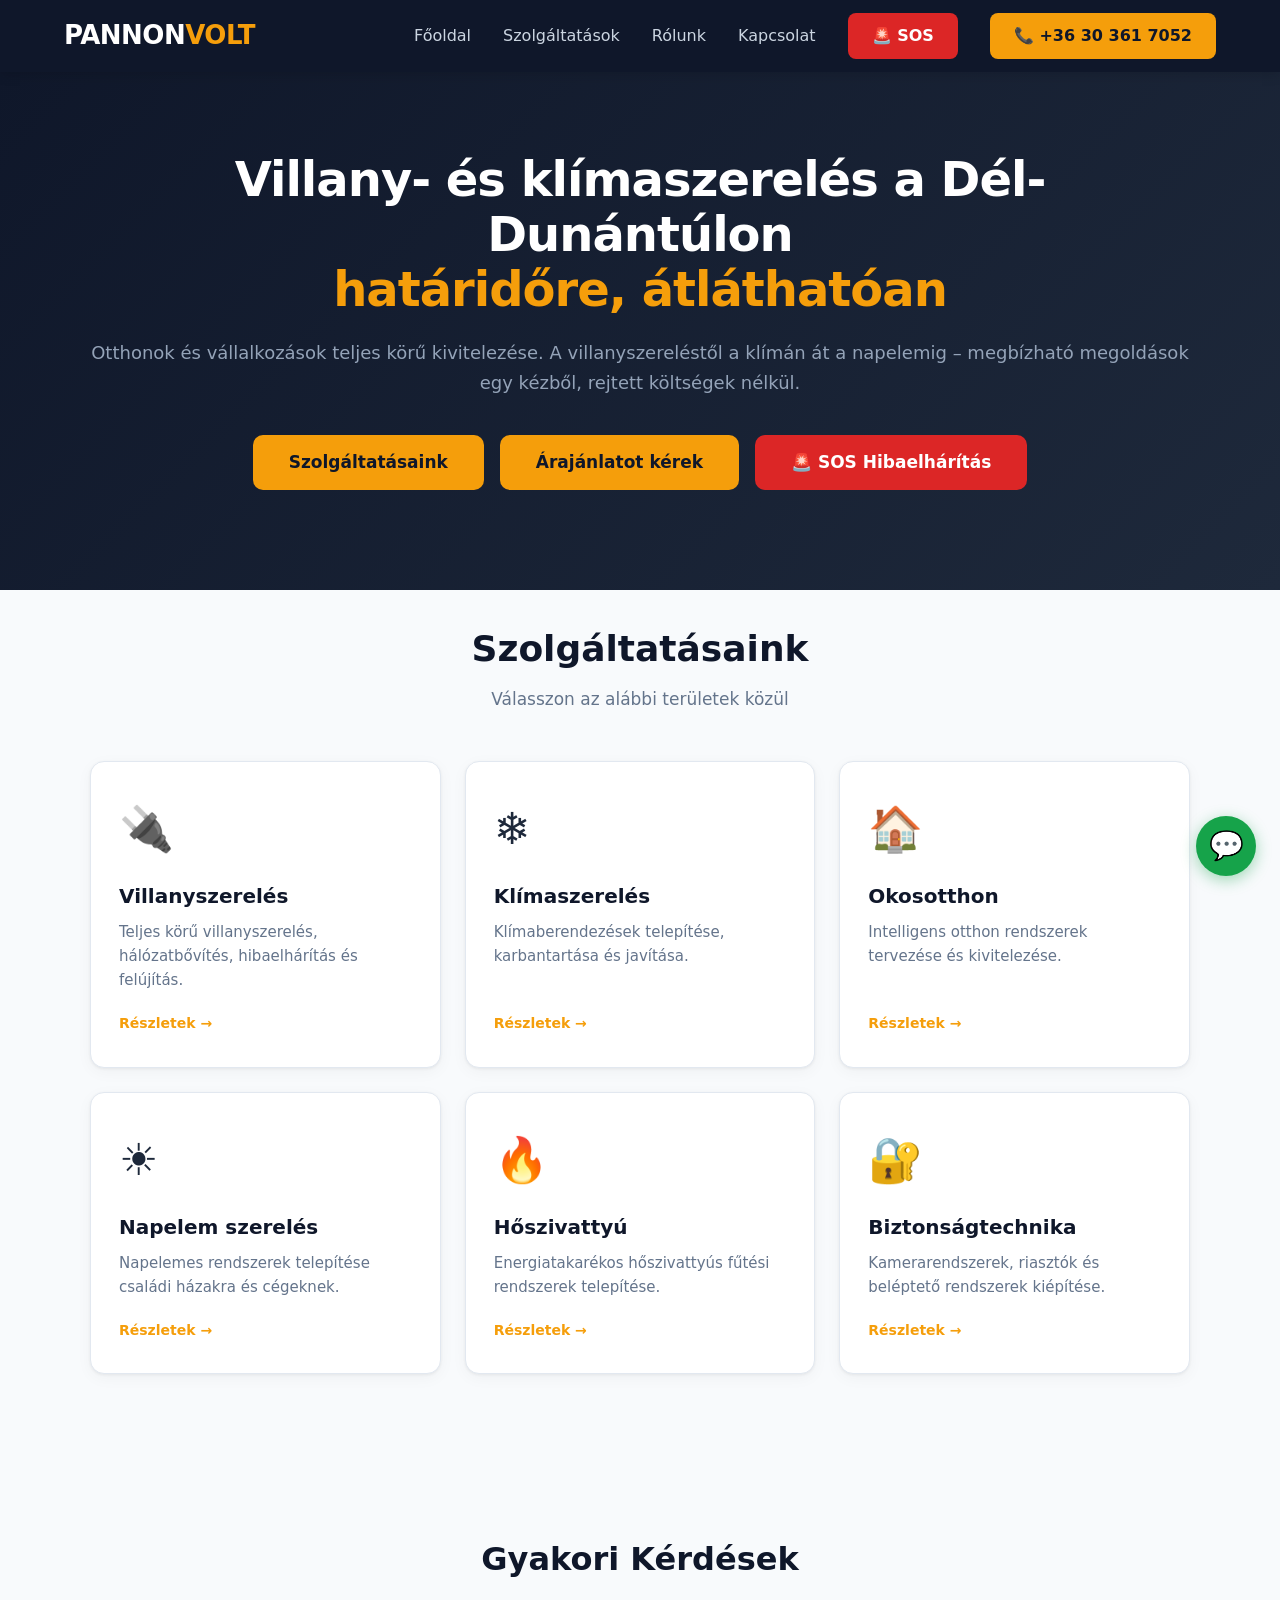
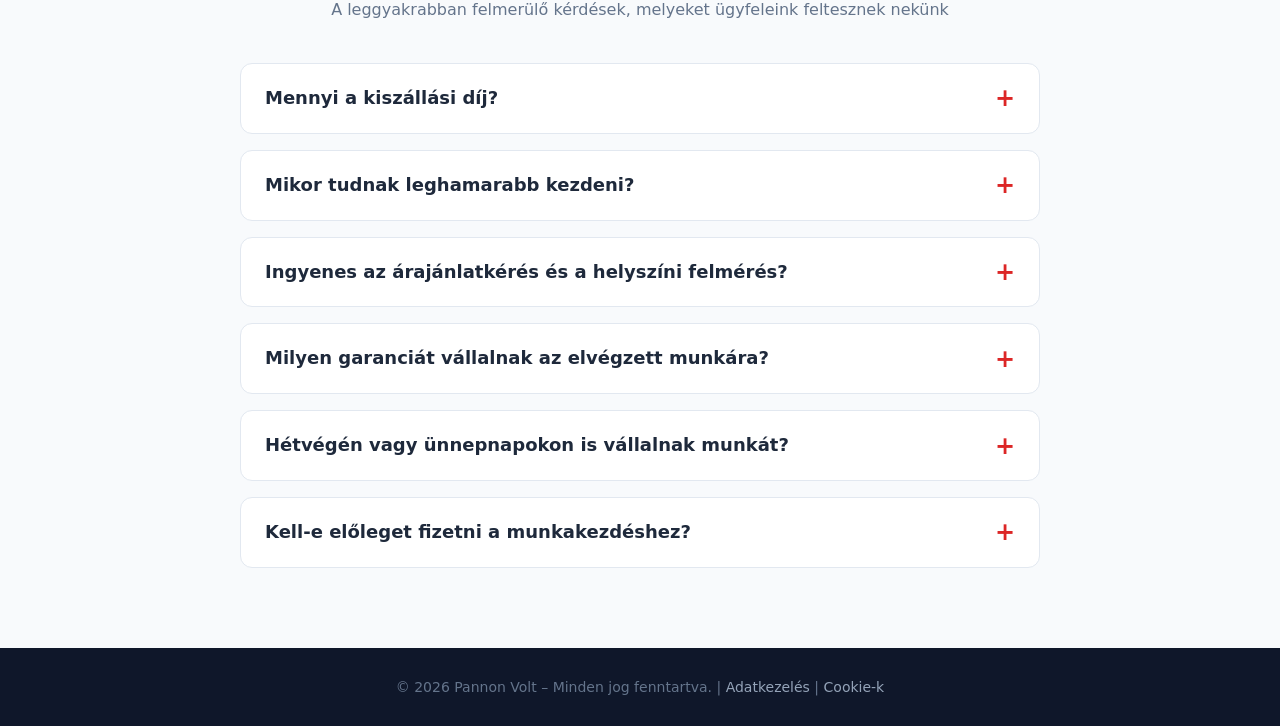
<file: index.html>
<!DOCTYPE html>
<html lang="hu">
<head>
    <meta charset="UTF-8">
    <meta name="viewport" content="width=device-width, initial-scale=1.0">
    <title>Pannon Volt | Villanyszerelés, klíma, napelem</title>
    <meta name="description" content="A Pannon Volt villanyszerelést, klímaszerelést, napelemet, hőszivattyút, okosotthont és biztonságtechnikát kínál egy helyen. Kérjen ingyenes árajánlatot!">
    <!-- Open Graph -->
    <meta property="og:title" content="Pannon Volt">
    <meta property="og:description" content="A Pannon Volt villanyszerelést, klímaszerelést, napelemet, hőszivattyút, okosotthont és biztonságtechnikát kínál egy helyen. Kérjen ingyenes árajánlatot!">
    <meta property="og:image" content="https://pannonvolt.hu/N%C3%A9vtelen%20terv.png">
    <meta property="og:url" content="https://pannonvolt.hu/">
    <meta property="og:type" content="website">
    <meta property="og:locale" content="hu_HU">
    <meta name="twitter:card" content="summary_large_image">
    <meta name="twitter:title" content="Pannon Volt">
    <meta name="twitter:description" content="A Pannon Volt villanyszerelést, klímaszerelést, napelemet, hőszivattyút, okosotthont és biztonságtechnikát kínál egy helyen. Kérjen ingyenes árajánlatot!">
    <meta name="twitter:image" content="https://pannonvolt.hu/N%C3%A9vtelen%20terv.png">
    <!-- Favicon -->
    <link rel="icon" type="image/x-icon" href="favicon_io/favicon.ico">
    <link rel="icon" type="image/png" sizes="32x32" href="favicon_io/favicon-32x32.png">
    <link rel="icon" type="image/png" sizes="16x16" href="favicon_io/favicon-16x16.png">
    <link rel="apple-touch-icon" href="favicon_io/apple-touch-icon.png">
    <link rel="manifest" href="favicon_io/site.webmanifest">
    <link rel="stylesheet" href="css/style.css">
</head>
<body>

    <!-- ===== HEADER ===== -->
    <header class="header">
        <div class="header__inner">
            <a href="#home" class="header__logo">
                <span class="header__logo-text">PANNON<span class="header__logo-accent">VOLT</span></span>
            </a>
            <!-- Mobile Menu Toggle -->
            <input type="checkbox" id="menu-toggle" class="header__menu-toggle">
            <label for="menu-toggle" class="header__menu-icon">
                <span></span>
                <span></span>
                <span></span>
            </label>
            <nav class="header__nav">
                <a href="#home" class="header__nav-link">Főoldal</a>
                <a href="#services" class="header__nav-link">Szolgáltatások</a>
                <a href="rolunk.html" class="header__nav-link">Rólunk</a>
                <a href="kapcsolat.html" class="header__nav-link">Kapcsolat</a>
                <a href="hibaelharitas.html" class="header__nav-btn header__nav-btn--sos">🚨 SOS</a>
                <a href="tel:+36303617052" class="header__nav-btn">📞 +36 30 361 7052</a>
            </nav>
        </div>
    </header>

    <!-- ===== HERO / HOME SECTION ===== -->
    <section id="home" class="hero">
        <div class="hero__inner">
            <div class="hero__content">
                <h1 class="hero__title">Villany- és klímaszerelés a Dél-Dunántúlon<br><span style="color: #f59e0b;">határidőre, átláthatóan</span></h1>
                <p class="hero__subtitle">
                    Otthonok és vállalkozások teljes körű kivitelezése. A villanyszereléstől a klímán át a napelemig – megbízható megoldások egy kézből, rejtett költségek nélkül.
                </p>
                <div class="hero__cta-row">
                    <a href="#services" class="hero__cta">Szolgáltatásaink</a>
                    <a href="ajanlatkeres.html" class="hero__cta">Árajánlatot kérek</a>
                    <a href="hibaelharitas.html" class="hero__cta hero__cta--sos">🚨 SOS Hibaelhárítás</a>
                </div>
            </div>
            
        </div>
    </section>

    <!-- ===== SERVICES SECTION ===== -->
    <section id="services" class="services">
        <div class="services__inner">
            <h2 class="services__heading">Szolgáltatásaink</h2>
            <p class="services__subheading">Válasszon az alábbi területek közül</p>

            <div class="services__grid">
                <!-- 1. Villanyszerelés -->
                <a href="villanyszereles.html" class="service-card">
                    <span class="service-card__icon">🔌</span>
                    <h3 class="service-card__title">Villanyszerelés</h3>
                    <p class="service-card__desc">
                        Teljes körű villanyszerelés, hálózatbővítés, hibaelhárítás és felújítás.
                    </p>
                    <span class="service-card__arrow">Részletek →</span>
                </a>

                <!-- 2. Klímaszerelés -->
                <a href="klímaszereles.html" class="service-card">
                    <span class="service-card__icon">❄️</span>
                    <h3 class="service-card__title">Klímaszerelés</h3>
                    <p class="service-card__desc">
                        Klímaberendezések telepítése, karbantartása és javítása.
                    </p>
                    <span class="service-card__arrow">Részletek →</span>
                </a>

                <!-- 3. Okosotthon -->
                <a href="okosotthon.html" class="service-card">
                    <span class="service-card__icon">🏠</span>
                    <h3 class="service-card__title">Okosotthon</h3>
                    <p class="service-card__desc">
                        Intelligens otthon rendszerek tervezése és kivitelezése.
                    </p>
                    <span class="service-card__arrow">Részletek →</span>
                </a>

                <!-- 4. Napelem szerelés -->
                <a href="napelem-szereles.html" class="service-card">
                    <span class="service-card__icon">☀️</span>
                    <h3 class="service-card__title">Napelem szerelés</h3>
                    <p class="service-card__desc">
                        Napelemes rendszerek telepítése családi házakra és cégeknek.
                    </p>
                    <span class="service-card__arrow">Részletek →</span>
                </a>

                <!-- 5. Hőszivattyú -->
                <a href="hoszivattyu.html" class="service-card">
                    <span class="service-card__icon">🔥</span>
                    <h3 class="service-card__title">Hőszivattyú</h3>
                    <p class="service-card__desc">
                        Energiatakarékos hőszivattyús fűtési rendszerek telepítése.
                    </p>
                    <span class="service-card__arrow">Részletek →</span>
                </a>

                <!-- 6. Biztonságtechnika -->
                <a href="biztonsagtechnika.html" class="service-card">
                    <span class="service-card__icon">🔐</span>
                    <h3 class="service-card__title">Biztonságtechnika</h3>
                    <p class="service-card__desc">
                        Kamerarendszerek, riasztók és beléptető rendszerek kiépítése.
                    </p>
                    <span class="service-card__arrow">Részletek →</span>
                </a>
            </div>
        </div>
    </section>

    <!-- ===== FAQ SECTION ===== -->
    <section class="faq">
        <div class="faq__inner">
            <h2 class="faq__heading">Gyakori Kérdések</h2>
            <p class="faq__subheading">A leggyakrabban felmerülő kérdések, melyeket ügyfeleink feltesznek nekünk</p>

            <div class="faq__list">
                <details class="faq__item">
                    <summary class="faq__question">Mennyi a kiszállási díj?</summary>
                    <div class="faq__answer">
                        <p>Az SOS kiszállás és hibafelmérés alapdíja 15.000 Ft. A pontos összeg a távolság függvényében változhat. Kérjük, használja az <a href="hibaelharitas.html" style="color: #dc2626; font-weight: 600; text-decoration: underline;">SOS Hibaelhárítás</a> menüpont alatt található térképes kalkulátorunkat, ahol a címe megadásával másodpercek alatt, pontosan kiszámolhatja a kiszállás díját!</p>
                    </div>
                </details>

                <details class="faq__item">
                    <summary class="faq__question">Mikor tudnak leghamarabb kezdeni?</summary>
                    <div class="faq__answer">
                        <p>A munkakezdés pontos időpontját egy rövid telefonos egyeztetés vagy helyszíni felmérés után tudjuk meghatározni, az aktuális leterheltségünktől függően. Célunk, hogy a lehető leghamarabb segítsünk!</p>
                    </div>
                </details>

                <details class="faq__item">
                    <summary class="faq__question">Ingyenes az árajánlatkérés és a helyszíni felmérés?</summary>
                    <div class="faq__answer">
                        <p>Igen, az árajánlatkérés és a helyszíni felmérés minden esetben teljesen díjmentes és kötelezettségmentes.</p>
                    </div>
                </details>

                <details class="faq__item">
                    <summary class="faq__question">Milyen garanciát vállalnak az elvégzett munkára?</summary>
                    <div class="faq__answer">
                        <p>Szakembereink kizárólag minőségi anyagokkal dolgoznak, így az általunk elvégzett munkára teljes körű garanciát vállalunk, hogy Ön maximális biztonságban érezhesse magát.</p>
                    </div>
                </details>

                <details class="faq__item">
                    <summary class="faq__question">Hétvégén vagy ünnepnapokon is vállalnak munkát?</summary>
                    <div class="faq__answer">
                        <p>Igen, előzetes egyeztetés alapján vagy sürgős (SOS) hibaelhárítás esetén hétvégén és ünnepnapokon is állunk ügyfeleink rendelkezésére.</p>
                    </div>
                </details>

                <details class="faq__item">
                    <summary class="faq__question">Kell-e előleget fizetni a munkakezdéshez?</summary>
                    <div class="faq__answer">
                        <p>Nem, nálunk a munkakezdéshez alapvetően nem szükséges előleget fizetni. Ön csak a megfelelően elvégzett munka után fizet.</p>
                    </div>
                </details>
            </div>
        </div>
    </section>


    <!-- ===== FOOTER ===== -->
    <footer class="footer">
        <p class="footer__text">© 2026 Pannon Volt – Minden jog fenntartva. | <a href="adatkezeles.html" class="footer__link">Adatkezelés</a> | <a href="cookie.html" class="footer__link">Cookie-k</a></p>
    </footer>


    <!-- Lebegő Hívás Gomb -->
    <!-- All-in-One Kapcsolat Buborék -->
    <div class="fab-container">
        <input type="checkbox" id="fab-toggle" class="fab-toggle">
        <label for="fab-toggle" class="fab-main">
            <span class="fab-icon-chat">💬</span>
            <span class="fab-icon-close">✖</span>
        </label>
        <div class="fab-menu">
            <!-- WhatsApp -->
            <a href="#" class="fab-item fab-wa" title="Írjon WhatsApp-on!">
                <svg viewBox="0 0 24 24" fill="currentColor" width="28" height="28"><path d="M12.031 6.172c-3.181 0-5.767 2.586-5.768 5.766-.001 1.298.38 2.27 1.019 3.287l-.582 2.128 2.182-.573c.978.58 1.911.928 3.145.929 3.178 0 5.767-2.587 5.768-5.766.001-3.187-2.575-5.77-5.764-5.771zm3.392 8.244c-.144.405-.837.774-1.17.824-.299.045-.677.063-1.092-.069-.252-.08-.575-.187-.988-.365-1.739-.751-2.874-2.502-2.961-2.617-.087-.116-.708-.94-.708-1.793s.448-1.273.607-1.446c.159-.173.346-.217.462-.217l.332.006c.106.005.249-.04.39.298.144.347.491 1.2.534 1.287.043.087.072.188.014.304-.058.116-.087.188-.173.289l-.26.304c-.087.086-.177.18-.076.354.101.174.449.741.964 1.201.662.591 1.221.774 1.394.86s.274.072.376-.043c.101-.116.433-.506.549-.68.116-.173.231-.145.39-.087s1.011.477 1.184.564.289.13.332.202c.045.072.045.419-.099.824zm-3.423-14.416c-6.627 0-12 5.373-12 12s5.373 12 12 12 12-5.373 12-12-5.373-12-12-12zm.029 18.88c-1.161 0-2.305-.292-3.318-.844l-3.677.964.984-3.595c-.607-1.052-.927-2.246-.926-3.468.001-3.825 3.113-6.937 6.937-6.937 3.825.001 6.938 3.113 6.939 6.937-.001 3.825-3.113 6.938-6.939 6.938z"/></svg>
            </a>
            <!-- Messenger -->
            <a href="#" class="fab-item fab-ms" title="Írjon Messengeren!">
                <svg viewBox="0 0 24 24" fill="currentColor" width="28" height="28"><path d="M12 2C6.36 2 1.8 6.13 1.8 11.23c0 2.89 1.45 5.48 3.75 7.18v3.79l3.44-1.89c.96.26 1.97.41 3.01.41 5.64 0 10.2-4.13 10.2-9.23S17.64 2 12 2zm1.18 12.38l-2.98-3.18-5.83 3.18 6.4-6.81 3.05 3.18 5.75-3.18-6.39 6.81z"/></svg>
            </a>
            <!-- Telefon -->
            <a href="tel:+36303617052" class="fab-item fab-ph" title="Hívjon most!">
                <svg viewBox="0 0 24 24" fill="currentColor" width="24" height="24"><path d="M6.62 10.79c1.44 2.83 3.76 5.14 6.59 6.59l2.2-2.2c.27-.27.67-.36 1.02-.24 1.12.37 2.33.57 3.57.57.55 0 1 .45 1 1V20c0 .55-.45 1-1 1-9.39 0-17-7.61-17-17 0-.55.45-1 1-1h3.5c.55 0 1 .45 1 1 0 1.25.2 2.45.57 3.57.11.35.03.74-.25 1.02l-2.2 2.2z"/></svg>
            </a>
        </div>
    </div>
</body>
</html>
</file>
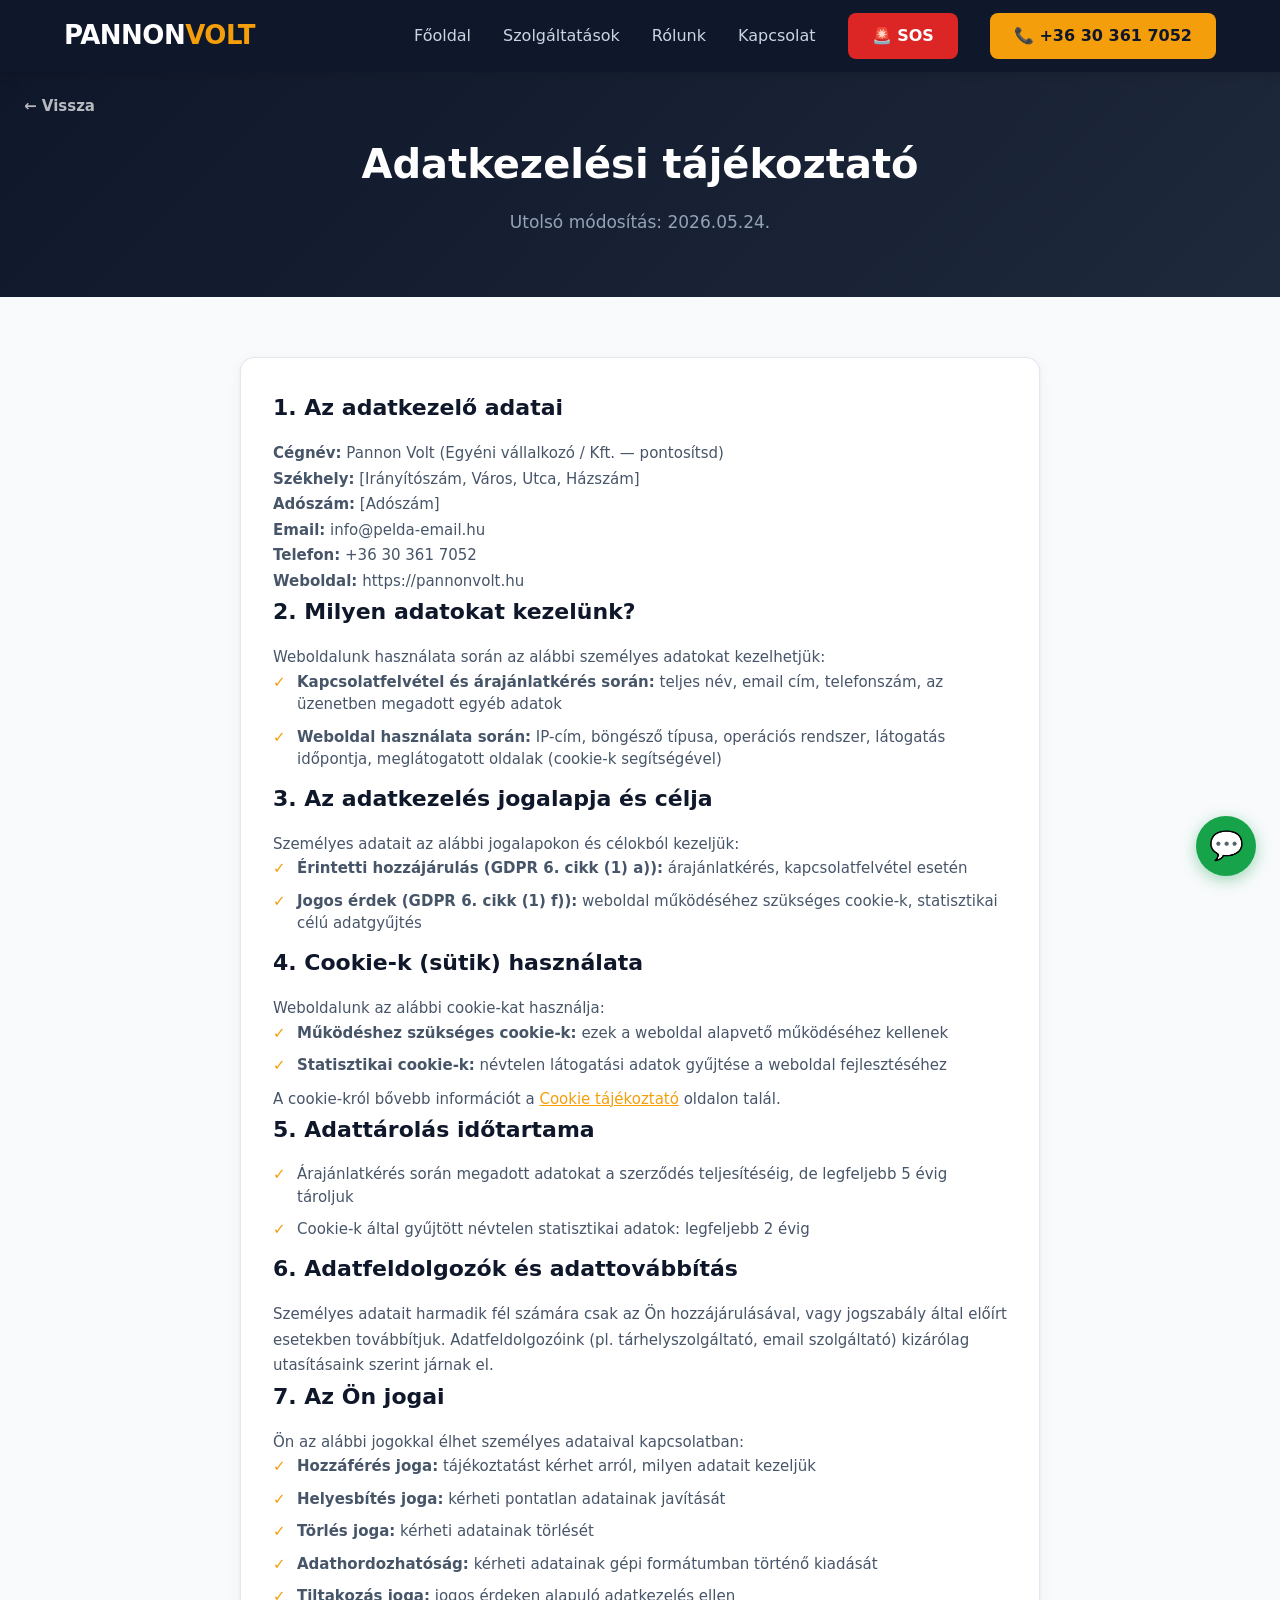
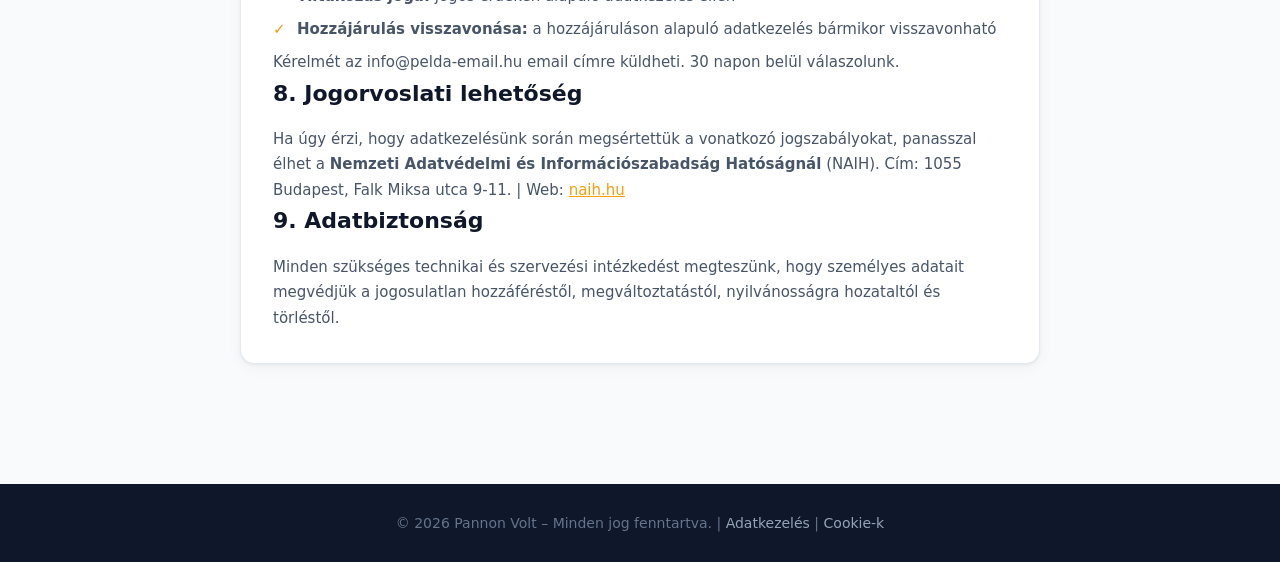
<file: adatkezeles.html>
<!DOCTYPE html>
<html lang="hu">
<head>
    <meta charset="UTF-8">
    <meta name="viewport" content="width=device-width, initial-scale=1.0">
    <title>Adatkezelési tájékoztató – Pannon Volt</title>
    <meta name="description" content="A Pannon Volt adatkezelési tájékoztatója. Ismerje meg, hogyan kezeljük az Ön személyes adatait.">
    <!-- Open Graph -->
    <meta property="og:title" content="Adatkezelési tájékoztató – Pannon Volt">
    <meta property="og:description" content="A Pannon Volt adatkezelési tájékoztatója. Ismerje meg, hogyan kezeljük az Ön személyes adatait.">
    <meta property="og:image" content="https://pannonvolt.hu/N%C3%A9vtelen%20terv.png">
    <meta property="og:url" content="https://pannonvolt.hu/adatkezeles.html">
    <meta property="og:type" content="website">
    <meta property="og:locale" content="hu_HU">
    <meta name="twitter:card" content="summary_large_image">
    <meta name="twitter:title" content="Adatkezelési tájékoztató – Pannon Volt">
    <meta name="twitter:description" content="A Pannon Volt adatkezelési tájékoztatója. Ismerje meg, hogyan kezeljük az Ön személyes adatait.">
    <meta name="twitter:image" content="https://pannonvolt.hu/N%C3%A9vtelen%20terv.png">
    <!-- Favicon -->
    <link rel="icon" type="image/x-icon" href="favicon_io/favicon.ico">
    <link rel="icon" type="image/png" sizes="32x32" href="favicon_io/favicon-32x32.png">
    <link rel="icon" type="image/png" sizes="16x16" href="favicon_io/favicon-16x16.png">
    <link rel="apple-touch-icon" href="favicon_io/apple-touch-icon.png">
    <link rel="manifest" href="favicon_io/site.webmanifest">
    <link rel="stylesheet" href="css/style.css">
</head>
<body>

    <header class="header">
        <div class="header__inner">
            <a href="index.html" class="header__logo">
                <span class="header__logo-text">PANNON<span class="header__logo-accent">VOLT</span></span>
            </a>
            <!-- Mobile Menu Toggle -->
            <input type="checkbox" id="menu-toggle" class="header__menu-toggle">
            <label for="menu-toggle" class="header__menu-icon">
                <span></span>
                <span></span>
                <span></span>
            </label>
            <nav class="header__nav">
                <a href="index.html" class="header__nav-link">Főoldal</a>
                <a href="index.html#services" class="header__nav-link">Szolgáltatások</a>
                <a href="rolunk.html" class="header__nav-link">Rólunk</a>
                <a href="kapcsolat.html" class="header__nav-link">Kapcsolat</a>
                <a href="hibaelharitas.html" class="header__nav-btn header__nav-btn--sos">🚨 SOS</a>
                <a href="tel:+36303617052" class="header__nav-btn">📞 +36 30 361 7052</a>
            </nav>
        </div>
    </header>

    <section class="quote-hero">
        <a href="index.html" class="hero-back">← Vissza</a>
        <div class="quote-hero__inner">
            <h1 class="quote-hero__title">Adatkezelési tájékoztató</h1>
            <p class="quote-hero__subtitle">Utolsó módosítás: 2026.05.24.</p>
        </div>
    </section>

    <section class="page-content">
        <div class="page-content__box" style="max-width: 800px; margin: 0 auto 40px;">

            <h2>1. Az adatkezelő adatai</h2>
            <p>
                <!-- TODO: Add meg a céged pontos adatait -->
                <strong>Cégnév:</strong> Pannon Volt (Egyéni vállalkozó / Kft. — pontosítsd)<br>
                <strong>Székhely:</strong> [Irányítószám, Város, Utca, Házszám]<br>
                <strong>Adószám:</strong> [Adószám]<br>
                <strong>Email:</strong> info@pelda-email.hu<br>
                <strong>Telefon:</strong> +36 30 361 7052<br>
                <strong>Weboldal:</strong> https://pannonvolt.hu
            </p>

            <h2>2. Milyen adatokat kezelünk?</h2>
            <p>Weboldalunk használata során az alábbi személyes adatokat kezelhetjük:</p>
            <ul class="service-detail__list">
                <li><strong>Kapcsolatfelvétel és árajánlatkérés során:</strong> teljes név, email cím, telefonszám, az üzenetben megadott egyéb adatok</li>
                <li><strong>Weboldal használata során:</strong> IP-cím, böngésző típusa, operációs rendszer, látogatás időpontja, meglátogatott oldalak (cookie-k segítségével)</li>
            </ul>

            <h2>3. Az adatkezelés jogalapja és célja</h2>
            <p>Személyes adatait az alábbi jogalapokon és célokból kezeljük:</p>
            <ul class="service-detail__list">
                <li><strong>Érintetti hozzájárulás (GDPR 6. cikk (1) a)):</strong> árajánlatkérés, kapcsolatfelvétel esetén</li>
                <li><strong>Jogos érdek (GDPR 6. cikk (1) f)):</strong> weboldal működéséhez szükséges cookie-k, statisztikai célú adatgyűjtés</li>
            </ul>

            <h2>4. Cookie-k (sütik) használata</h2>
            <!-- TODO: Ha használsz Google Analytics-et vagy más tracking-et, itt sorold fel -->
            <p>Weboldalunk az alábbi cookie-kat használja:</p>
            <ul class="service-detail__list">
                <li><strong>Működéshez szükséges cookie-k:</strong> ezek a weboldal alapvető működéséhez kellenek</li>
                <li><strong>Statisztikai cookie-k:</strong> névtelen látogatási adatok gyűjtése a weboldal fejlesztéséhez</li>
            </ul>
            <p>A cookie-król bővebb információt a <a href="cookie.html" style="color: #f59e0b;">Cookie tájékoztató</a> oldalon talál.</p>

            <h2>5. Adattárolás időtartama</h2>
            <ul class="service-detail__list">
                <li>Árajánlatkérés során megadott adatokat a szerződés teljesítéséig, de legfeljebb 5 évig tároljuk</li>
                <li>Cookie-k által gyűjtött névtelen statisztikai adatok: legfeljebb 2 évig</li>
            </ul>

            <h2>6. Adatfeldolgozók és adattovábbítás</h2>
            <p>
                <!-- TODO: Ha használsz tárhelyszolgáltatót, email szolgáltatót stb., sorold fel -->
                Személyes adatait harmadik fél számára csak az Ön hozzájárulásával, vagy jogszabály által előírt esetekben továbbítjuk.
                Adatfeldolgozóink (pl. tárhelyszolgáltató, email szolgáltató) kizárólag utasításaink szerint járnak el.
            </p>

            <h2>7. Az Ön jogai</h2>
            <p>Ön az alábbi jogokkal élhet személyes adataival kapcsolatban:</p>
            <ul class="service-detail__list">
                <li><strong>Hozzáférés joga:</strong> tájékoztatást kérhet arról, milyen adatait kezeljük</li>
                <li><strong>Helyesbítés joga:</strong> kérheti pontatlan adatainak javítását</li>
                <li><strong>Törlés joga:</strong> kérheti adatainak törlését</li>
                <li><strong>Adathordozhatóság:</strong> kérheti adatainak gépi formátumban történő kiadását</li>
                <li><strong>Tiltakozás joga:</strong> jogos érdeken alapuló adatkezelés ellen</li>
                <li><strong>Hozzájárulás visszavonása:</strong> a hozzájáruláson alapuló adatkezelés bármikor visszavonható</li>
            </ul>
            <p>Kérelmét az info@pelda-email.hu email címre küldheti. 30 napon belül válaszolunk.</p>

            <h2>8. Jogorvoslati lehetőség</h2>
            <p>
                Ha úgy érzi, hogy adatkezelésünk során megsértettük a vonatkozó jogszabályokat, panasszal élhet a
                <strong>Nemzeti Adatvédelmi és Információszabadság Hatóságnál</strong> (NAIH).
                Cím: 1055 Budapest, Falk Miksa utca 9-11. | Web: <a href="https://naih.hu" style="color: #f59e0b;" target="_blank">naih.hu</a>
            </p>

            <h2>9. Adatbiztonság</h2>
            <p>
                Minden szükséges technikai és szervezési intézkedést megteszünk, hogy személyes adatait 
                megvédjük a jogosulatlan hozzáféréstől, megváltoztatástól, nyilvánosságra hozataltól és törléstől.
            </p>

        </div>
    </section>

    <footer class="footer">
        <p class="footer__text">© 2026 Pannon Volt – Minden jog fenntartva. | <a href="adatkezeles.html" class="footer__link">Adatkezelés</a> | <a href="cookie.html" class="footer__link">Cookie-k</a></p>
    </footer>


    <!-- Lebegő Hívás Gomb -->
    <!-- All-in-One Kapcsolat Buborék -->
    <div class="fab-container">
        <input type="checkbox" id="fab-toggle" class="fab-toggle">
        <label for="fab-toggle" class="fab-main">
            <span class="fab-icon-chat">💬</span>
            <span class="fab-icon-close">✖</span>
        </label>
        <div class="fab-menu">
            <!-- WhatsApp -->
            <a href="#" class="fab-item fab-wa" title="Írjon WhatsApp-on!">
                <svg viewBox="0 0 24 24" fill="currentColor" width="28" height="28"><path d="M12.031 6.172c-3.181 0-5.767 2.586-5.768 5.766-.001 1.298.38 2.27 1.019 3.287l-.582 2.128 2.182-.573c.978.58 1.911.928 3.145.929 3.178 0 5.767-2.587 5.768-5.766.001-3.187-2.575-5.77-5.764-5.771zm3.392 8.244c-.144.405-.837.774-1.17.824-.299.045-.677.063-1.092-.069-.252-.08-.575-.187-.988-.365-1.739-.751-2.874-2.502-2.961-2.617-.087-.116-.708-.94-.708-1.793s.448-1.273.607-1.446c.159-.173.346-.217.462-.217l.332.006c.106.005.249-.04.39.298.144.347.491 1.2.534 1.287.043.087.072.188.014.304-.058.116-.087.188-.173.289l-.26.304c-.087.086-.177.18-.076.354.101.174.449.741.964 1.201.662.591 1.221.774 1.394.86s.274.072.376-.043c.101-.116.433-.506.549-.68.116-.173.231-.145.39-.087s1.011.477 1.184.564.289.13.332.202c.045.072.045.419-.099.824zm-3.423-14.416c-6.627 0-12 5.373-12 12s5.373 12 12 12 12-5.373 12-12-5.373-12-12-12zm.029 18.88c-1.161 0-2.305-.292-3.318-.844l-3.677.964.984-3.595c-.607-1.052-.927-2.246-.926-3.468.001-3.825 3.113-6.937 6.937-6.937 3.825.001 6.938 3.113 6.939 6.937-.001 3.825-3.113 6.938-6.939 6.938z"/></svg>
            </a>
            <!-- Messenger -->
            <a href="#" class="fab-item fab-ms" title="Írjon Messengeren!">
                <svg viewBox="0 0 24 24" fill="currentColor" width="28" height="28"><path d="M12 2C6.36 2 1.8 6.13 1.8 11.23c0 2.89 1.45 5.48 3.75 7.18v3.79l3.44-1.89c.96.26 1.97.41 3.01.41 5.64 0 10.2-4.13 10.2-9.23S17.64 2 12 2zm1.18 12.38l-2.98-3.18-5.83 3.18 6.4-6.81 3.05 3.18 5.75-3.18-6.39 6.81z"/></svg>
            </a>
            <!-- Telefon -->
            <a href="tel:+36303617052" class="fab-item fab-ph" title="Hívjon most!">
                <svg viewBox="0 0 24 24" fill="currentColor" width="24" height="24"><path d="M6.62 10.79c1.44 2.83 3.76 5.14 6.59 6.59l2.2-2.2c.27-.27.67-.36 1.02-.24 1.12.37 2.33.57 3.57.57.55 0 1 .45 1 1V20c0 .55-.45 1-1 1-9.39 0-17-7.61-17-17 0-.55.45-1 1-1h3.5c.55 0 1 .45 1 1 0 1.25.2 2.45.57 3.57.11.35.03.74-.25 1.02l-2.2 2.2z"/></svg>
            </a>
        </div>
    </div>
</body>
</html>
</file>
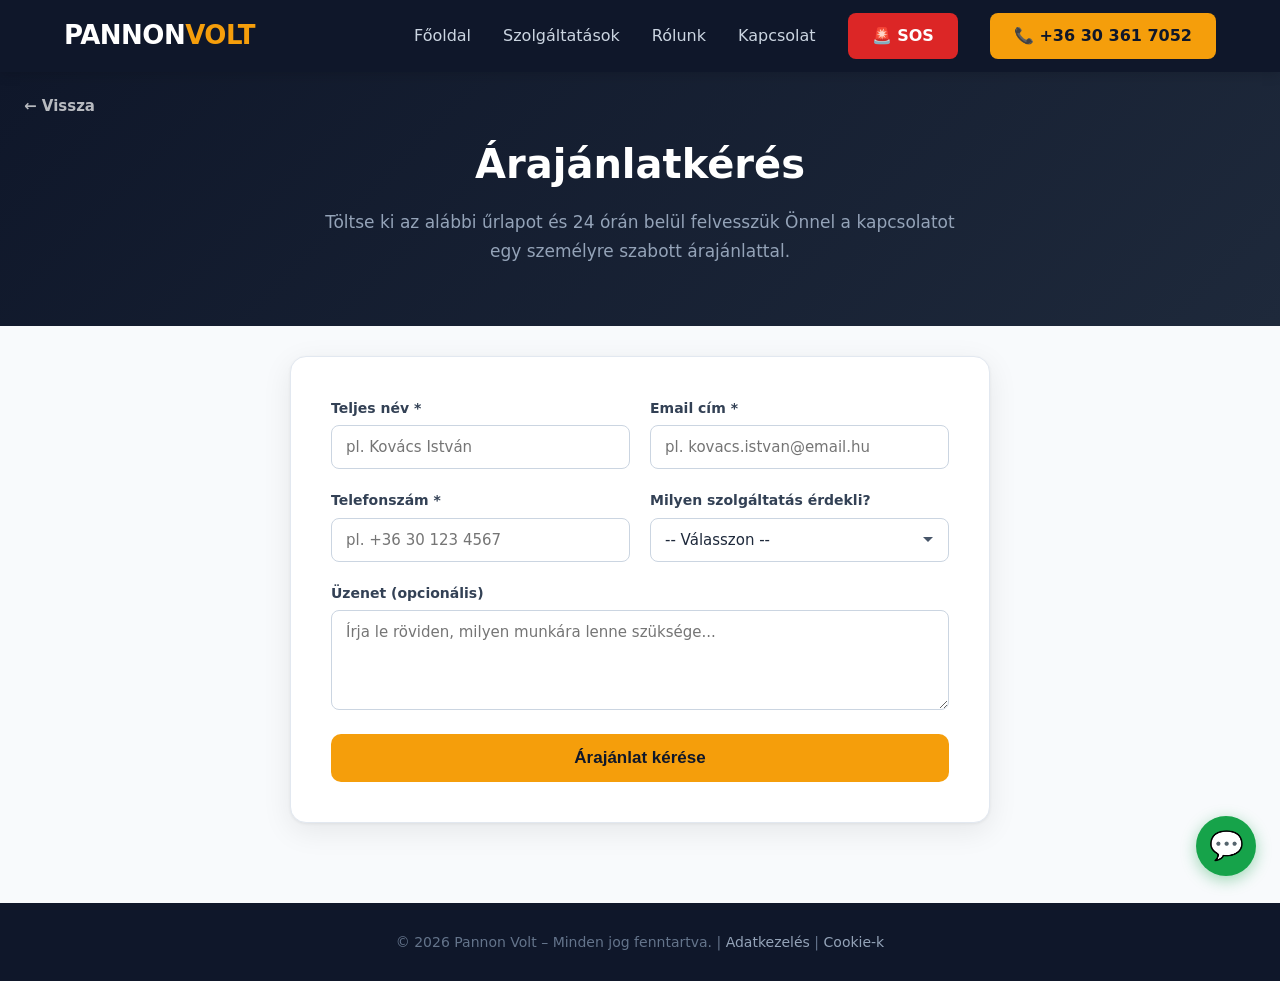
<file: ajanlatkeres.html>
<!DOCTYPE html>
<html lang="hu">
<head>
    <meta charset="UTF-8">
    <meta name="viewport" content="width=device-width, initial-scale=1.0">
    <title>Árajánlatkérés – Pannon Volt</title>
    <meta name="description" content="Kérjen ingyenes árajánlatot villanyszerelésre, klímaszerelésre, napelem telepítésre és egyéb műszaki munkákra a Pannon Volttól.">
    <!-- Open Graph -->
    <meta property="og:title" content="Árajánlatkérés – Pannon Volt">
    <meta property="og:description" content="Kérjen ingyenes árajánlatot villanyszerelésre, klímaszerelésre, napelem telepítésre és egyéb műszaki munkákra a Pannon Volttól.">
    <meta property="og:image" content="https://pannonvolt.hu/N%C3%A9vtelen%20terv.png">
    <meta property="og:url" content="https://pannonvolt.hu/ajanlatkeres.html">
    <meta property="og:type" content="website">
    <meta property="og:locale" content="hu_HU">
    <meta name="twitter:card" content="summary_large_image">
    <meta name="twitter:title" content="Árajánlatkérés – Pannon Volt">
    <meta name="twitter:description" content="Kérjen ingyenes árajánlatot villanyszerelésre, klímaszerelésre, napelem telepítésre és egyéb műszaki munkákra a Pannon Volttól.">
    <meta name="twitter:image" content="https://pannonvolt.hu/N%C3%A9vtelen%20terv.png">
    <!-- Favicon -->
    <link rel="icon" type="image/x-icon" href="favicon_io/favicon.ico">
    <link rel="icon" type="image/png" sizes="32x32" href="favicon_io/favicon-32x32.png">
    <link rel="icon" type="image/png" sizes="16x16" href="favicon_io/favicon-16x16.png">
    <link rel="apple-touch-icon" href="favicon_io/apple-touch-icon.png">
    <link rel="manifest" href="favicon_io/site.webmanifest">
    <link rel="stylesheet" href="css/style.css">
</head>
<body>

    <header class="header">
        <div class="header__inner">
            <a href="index.html" class="header__logo">
                <span class="header__logo-text">PANNON<span class="header__logo-accent">VOLT</span></span>
            </a>
            <!-- Mobile Menu Toggle -->
            <input type="checkbox" id="menu-toggle" class="header__menu-toggle">
            <label for="menu-toggle" class="header__menu-icon">
                <span></span>
                <span></span>
                <span></span>
            </label>
            <nav class="header__nav">
                <a href="index.html" class="header__nav-link">Főoldal</a>
                <a href="index.html#services" class="header__nav-link">Szolgáltatások</a>
                <a href="rolunk.html" class="header__nav-link">Rólunk</a>
                <a href="kapcsolat.html" class="header__nav-link">Kapcsolat</a>
                <a href="hibaelharitas.html" class="header__nav-btn header__nav-btn--sos">🚨 SOS</a>
                <a href="tel:+36303617052" class="header__nav-btn">📞 +36 30 361 7052</a>
            </nav>
        </div>
    </header>

    <!-- ===== QUOTE HERO ===== -->
    <section class="quote-hero">
        <a href="index.html" class="hero-back">← Vissza</a>
        <div class="quote-hero__inner">
            <h1 class="quote-hero__title">Árajánlatkérés</h1>
            <p class="quote-hero__subtitle">
                Töltse ki az alábbi űrlapot és 24 órán belül felvesszük Önnel a kapcsolatot egy személyre szabott árajánlattal.
            </p>
        </div>
    </section>

    <!-- ===== QUOTE FORM ===== -->
    <section class="quote-form-section">
        <div class="quote-form-section__inner">
            <form class="quote-form" action="https://formspree.io/f/mredlnby" method="POST">
                
                <div class="quote-form__row">
                    <div class="quote-form__field">
                        <label class="quote-form__label" for="name">Teljes név *</label>
                        <input class="quote-form__input" type="text" id="name" name="name" placeholder="pl. Kovács István" required>
                    </div>
                    <div class="quote-form__field">
                        <label class="quote-form__label" for="email">Email cím *</label>
                        <input class="quote-form__input" type="email" id="email" name="email" placeholder="pl. kovacs.istvan@email.hu" required>
                    </div>
                </div>

                <div class="quote-form__row">
                    <div class="quote-form__field">
                        <label class="quote-form__label" for="phone">Telefonszám *</label>
                        <input class="quote-form__input" type="tel" id="phone" name="phone" placeholder="pl. +36 30 123 4567" required>
                    </div>
                    <div class="quote-form__field">
                        <label class="quote-form__label" for="service">Milyen szolgáltatás érdekli?</label>
                        <select class="quote-form__input quote-form__select" id="service" name="service">
                            <option value="">-- Válasszon --</option>
                            <option value="villanyszereles">Villanyszerelés</option>
                            <option value="klimaszereles">Klímaszerelés</option>
                            <option value="okosotthon">Okosotthon</option>
                            <option value="napelem">Napelem szerelés</option>
                            <option value="hoszivattyu">Hőszivattyú</option>
                            <option value="biztonsagtechnika">Biztonságtechnika</option>
                            <option value="egyeb">Egyéb</option>
                        </select>
                    </div>
                </div>

                <div class="quote-form__field quote-form__field--full">
                    <label class="quote-form__label" for="message">Üzenet (opcionális)</label>
                    <textarea class="quote-form__input quote-form__textarea" id="message" name="message" placeholder="Írja le röviden, milyen munkára lenne szüksége..."></textarea>
                </div>

                <button type="submit" class="quote-form__submit">Árajánlat kérése</button>
            </form>
        </div>
    </section>

    <footer class="footer">
        <p class="footer__text">© 2026 Pannon Volt – Minden jog fenntartva. | <a href="adatkezeles.html" class="footer__link">Adatkezelés</a> | <a href="cookie.html" class="footer__link">Cookie-k</a></p>
    </footer>


    <!-- Lebegő Hívás Gomb -->
    <!-- All-in-One Kapcsolat Buborék -->
    <div class="fab-container">
        <input type="checkbox" id="fab-toggle" class="fab-toggle">
        <label for="fab-toggle" class="fab-main">
            <span class="fab-icon-chat">💬</span>
            <span class="fab-icon-close">✖</span>
        </label>
        <div class="fab-menu">
            <!-- WhatsApp -->
            <a href="#" class="fab-item fab-wa" title="Írjon WhatsApp-on!">
                <svg viewBox="0 0 24 24" fill="currentColor" width="28" height="28"><path d="M12.031 6.172c-3.181 0-5.767 2.586-5.768 5.766-.001 1.298.38 2.27 1.019 3.287l-.582 2.128 2.182-.573c.978.58 1.911.928 3.145.929 3.178 0 5.767-2.587 5.768-5.766.001-3.187-2.575-5.77-5.764-5.771zm3.392 8.244c-.144.405-.837.774-1.17.824-.299.045-.677.063-1.092-.069-.252-.08-.575-.187-.988-.365-1.739-.751-2.874-2.502-2.961-2.617-.087-.116-.708-.94-.708-1.793s.448-1.273.607-1.446c.159-.173.346-.217.462-.217l.332.006c.106.005.249-.04.39.298.144.347.491 1.2.534 1.287.043.087.072.188.014.304-.058.116-.087.188-.173.289l-.26.304c-.087.086-.177.18-.076.354.101.174.449.741.964 1.201.662.591 1.221.774 1.394.86s.274.072.376-.043c.101-.116.433-.506.549-.68.116-.173.231-.145.39-.087s1.011.477 1.184.564.289.13.332.202c.045.072.045.419-.099.824zm-3.423-14.416c-6.627 0-12 5.373-12 12s5.373 12 12 12 12-5.373 12-12-5.373-12-12-12zm.029 18.88c-1.161 0-2.305-.292-3.318-.844l-3.677.964.984-3.595c-.607-1.052-.927-2.246-.926-3.468.001-3.825 3.113-6.937 6.937-6.937 3.825.001 6.938 3.113 6.939 6.937-.001 3.825-3.113 6.938-6.939 6.938z"/></svg>
            </a>
            <!-- Messenger -->
            <a href="#" class="fab-item fab-ms" title="Írjon Messengeren!">
                <svg viewBox="0 0 24 24" fill="currentColor" width="28" height="28"><path d="M12 2C6.36 2 1.8 6.13 1.8 11.23c0 2.89 1.45 5.48 3.75 7.18v3.79l3.44-1.89c.96.26 1.97.41 3.01.41 5.64 0 10.2-4.13 10.2-9.23S17.64 2 12 2zm1.18 12.38l-2.98-3.18-5.83 3.18 6.4-6.81 3.05 3.18 5.75-3.18-6.39 6.81z"/></svg>
            </a>
            <!-- Telefon -->
            <a href="tel:+36303617052" class="fab-item fab-ph" title="Hívjon most!">
                <svg viewBox="0 0 24 24" fill="currentColor" width="24" height="24"><path d="M6.62 10.79c1.44 2.83 3.76 5.14 6.59 6.59l2.2-2.2c.27-.27.67-.36 1.02-.24 1.12.37 2.33.57 3.57.57.55 0 1 .45 1 1V20c0 .55-.45 1-1 1-9.39 0-17-7.61-17-17 0-.55.45-1 1-1h3.5c.55 0 1 .45 1 1 0 1.25.2 2.45.57 3.57.11.35.03.74-.25 1.02l-2.2 2.2z"/></svg>
            </a>
        </div>
    </div>
</body>
</html>
</file>
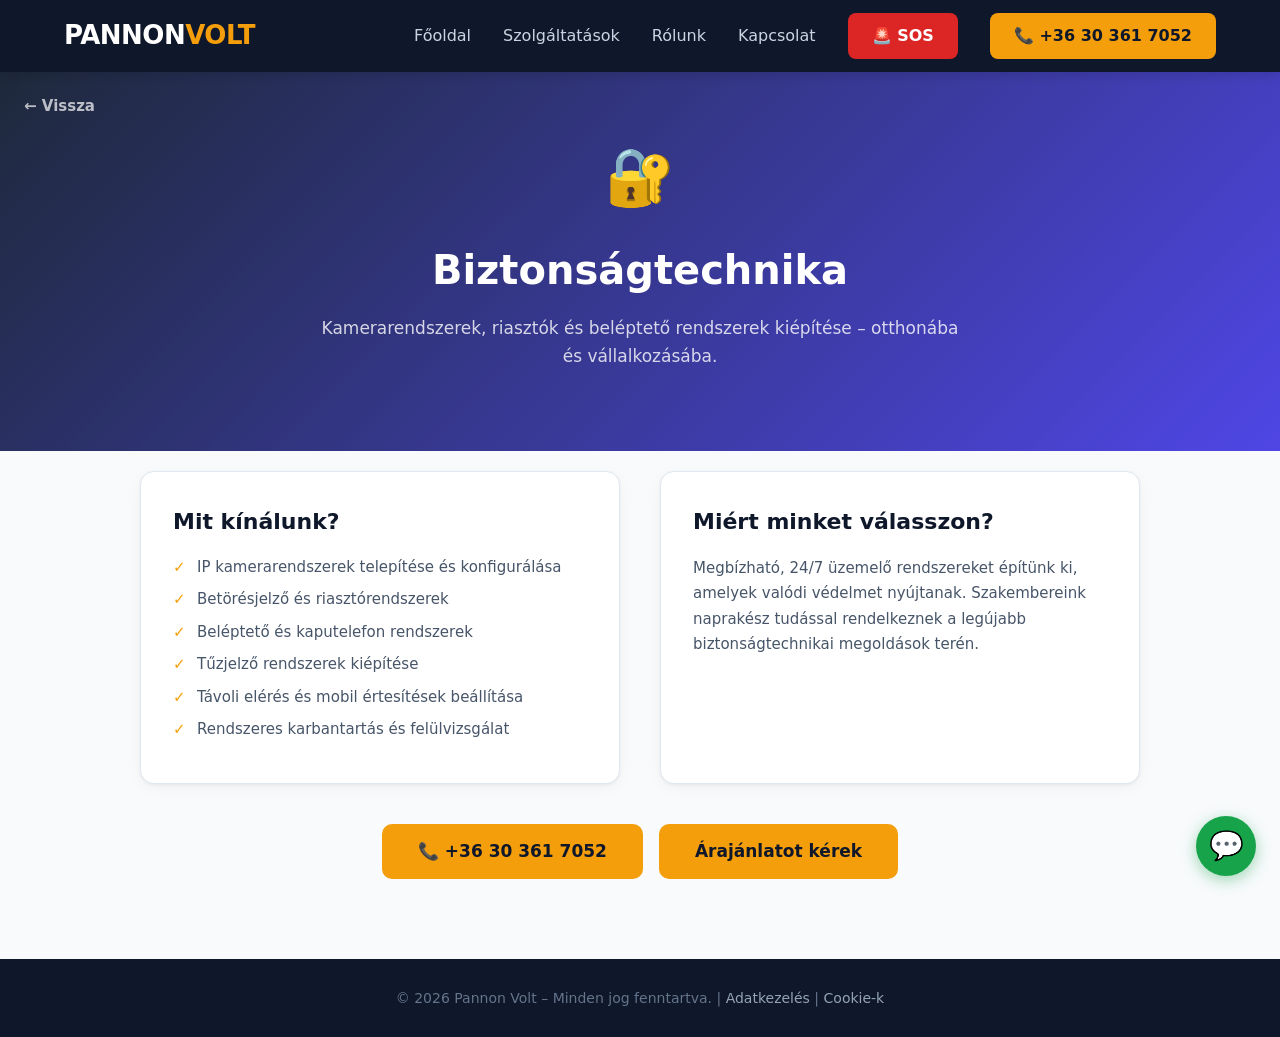
<file: biztonsagtechnika.html>
<!DOCTYPE html>
<html lang="hu">
<head>
    <meta charset="UTF-8">
    <meta name="viewport" content="width=device-width, initial-scale=1.0">
    <title>Biztonságtechnika – Pannon Volt</title>
    <meta name="description" content="Kamerarendszerek, riasztók és beléptető rendszerek telepítése otthonába és vállalkozásába. IP kamerák, betörésjelzők, tűzjelzők a Pannon Volttól.">
    <!-- Open Graph -->
    <meta property="og:title" content="Biztonságtechnika – Pannon Volt">
    <meta property="og:description" content="Kamerarendszerek, riasztók és beléptető rendszerek telepítése otthonába és vállalkozásába. IP kamerák, betörésjelzők, tűzjelzők a Pannon Volttól.">
    <meta property="og:image" content="https://pannonvolt.hu/N%C3%A9vtelen%20terv.png">
    <meta property="og:url" content="https://pannonvolt.hu/biztonsagtechnika.html">
    <meta property="og:type" content="website">
    <meta property="og:locale" content="hu_HU">
    <meta name="twitter:card" content="summary_large_image">
    <meta name="twitter:title" content="Biztonságtechnika – Pannon Volt">
    <meta name="twitter:description" content="Kamerarendszerek, riasztók és beléptető rendszerek telepítése otthonába és vállalkozásába. IP kamerák, betörésjelzők, tűzjelzők a Pannon Volttól.">
    <meta name="twitter:image" content="https://pannonvolt.hu/N%C3%A9vtelen%20terv.png">
    <!-- Favicon -->
    <link rel="icon" type="image/x-icon" href="favicon_io/favicon.ico">
    <link rel="icon" type="image/png" sizes="32x32" href="favicon_io/favicon-32x32.png">
    <link rel="icon" type="image/png" sizes="16x16" href="favicon_io/favicon-16x16.png">
    <link rel="apple-touch-icon" href="favicon_io/apple-touch-icon.png">
    <link rel="manifest" href="favicon_io/site.webmanifest">
    <link rel="stylesheet" href="css/style.css">
</head>
<body>

    <header class="header">
        <div class="header__inner">
            <a href="index.html" class="header__logo">
                <span class="header__logo-text">PANNON<span class="header__logo-accent">VOLT</span></span>
            </a>
            <!-- Mobile Menu Toggle -->
            <input type="checkbox" id="menu-toggle" class="header__menu-toggle">
            <label for="menu-toggle" class="header__menu-icon">
                <span></span>
                <span></span>
                <span></span>
            </label>
            <nav class="header__nav">
                <a href="index.html" class="header__nav-link">Főoldal</a>
                <a href="index.html#services" class="header__nav-link">Szolgáltatások</a>
                <a href="rolunk.html" class="header__nav-link">Rólunk</a>
                <a href="kapcsolat.html" class="header__nav-link">Kapcsolat</a>
                <a href="hibaelharitas.html" class="header__nav-btn header__nav-btn--sos">🚨 SOS</a>
                <a href="tel:+36303617052" class="header__nav-btn">📞 +36 30 361 7052</a>
            </nav>
        </div>
    </header>

    <section class="service-hero service-hero--security">
        <a href="index.html" class="hero-back">← Vissza</a>
        <div class="service-hero__inner">
            <span class="service-hero__icon">🔐</span>
            <h1 class="service-hero__title">Biztonságtechnika</h1>
            <p class="service-hero__subtitle">
                Kamerarendszerek, riasztók és beléptető rendszerek kiépítése – otthonába és vállalkozásába.
            </p>
        </div>
    </section>

    <section class="service-detail">
        <div class="service-detail__inner">
            <div class="service-detail__grid">
                <div class="service-detail__text">
                    <h2>Mit kínálunk?</h2>
                    <ul class="service-detail__list">
                        <li>IP kamerarendszerek telepítése és konfigurálása</li>
                        <li>Betörésjelző és riasztórendszerek</li>
                        <li>Beléptető és kaputelefon rendszerek</li>
                        <li>Tűzjelző rendszerek kiépítése</li>
                        <li>Távoli elérés és mobil értesítések beállítása</li>
                        <li>Rendszeres karbantartás és felülvizsgálat</li>
                    </ul>
                </div>
                <div class="service-detail__text">
                    <h2>Miért minket válasszon?</h2>
                    <p>
                        Megbízható, 24/7 üzemelő rendszereket építünk ki, amelyek valódi
                        védelmet nyújtanak. Szakembereink naprakész tudással rendelkeznek
                        a legújabb biztonságtechnikai megoldások terén.
                    </p>
                </div>
            </div>
            <div class="service-detail__cta">
                <div class="hero__cta-row">
                    <a href="tel:+36303617052" class="hero__cta">📞 +36 30 361 7052</a>
                    <a href="ajanlatkeres.html" class="hero__cta">Árajánlatot kérek</a>
                </div>
            </div>
        </div>
    </section>

    <footer class="footer">
        <p class="footer__text">© 2026 Pannon Volt – Minden jog fenntartva. | <a href="adatkezeles.html" class="footer__link">Adatkezelés</a> | <a href="cookie.html" class="footer__link">Cookie-k</a></p>
    </footer>


    <!-- Lebegő Hívás Gomb -->
    <!-- All-in-One Kapcsolat Buborék -->
    <div class="fab-container">
        <input type="checkbox" id="fab-toggle" class="fab-toggle">
        <label for="fab-toggle" class="fab-main">
            <span class="fab-icon-chat">💬</span>
            <span class="fab-icon-close">✖</span>
        </label>
        <div class="fab-menu">
            <!-- WhatsApp -->
            <a href="#" class="fab-item fab-wa" title="Írjon WhatsApp-on!">
                <svg viewBox="0 0 24 24" fill="currentColor" width="28" height="28"><path d="M12.031 6.172c-3.181 0-5.767 2.586-5.768 5.766-.001 1.298.38 2.27 1.019 3.287l-.582 2.128 2.182-.573c.978.58 1.911.928 3.145.929 3.178 0 5.767-2.587 5.768-5.766.001-3.187-2.575-5.77-5.764-5.771zm3.392 8.244c-.144.405-.837.774-1.17.824-.299.045-.677.063-1.092-.069-.252-.08-.575-.187-.988-.365-1.739-.751-2.874-2.502-2.961-2.617-.087-.116-.708-.94-.708-1.793s.448-1.273.607-1.446c.159-.173.346-.217.462-.217l.332.006c.106.005.249-.04.39.298.144.347.491 1.2.534 1.287.043.087.072.188.014.304-.058.116-.087.188-.173.289l-.26.304c-.087.086-.177.18-.076.354.101.174.449.741.964 1.201.662.591 1.221.774 1.394.86s.274.072.376-.043c.101-.116.433-.506.549-.68.116-.173.231-.145.39-.087s1.011.477 1.184.564.289.13.332.202c.045.072.045.419-.099.824zm-3.423-14.416c-6.627 0-12 5.373-12 12s5.373 12 12 12 12-5.373 12-12-5.373-12-12-12zm.029 18.88c-1.161 0-2.305-.292-3.318-.844l-3.677.964.984-3.595c-.607-1.052-.927-2.246-.926-3.468.001-3.825 3.113-6.937 6.937-6.937 3.825.001 6.938 3.113 6.939 6.937-.001 3.825-3.113 6.938-6.939 6.938z"/></svg>
            </a>
            <!-- Messenger -->
            <a href="#" class="fab-item fab-ms" title="Írjon Messengeren!">
                <svg viewBox="0 0 24 24" fill="currentColor" width="28" height="28"><path d="M12 2C6.36 2 1.8 6.13 1.8 11.23c0 2.89 1.45 5.48 3.75 7.18v3.79l3.44-1.89c.96.26 1.97.41 3.01.41 5.64 0 10.2-4.13 10.2-9.23S17.64 2 12 2zm1.18 12.38l-2.98-3.18-5.83 3.18 6.4-6.81 3.05 3.18 5.75-3.18-6.39 6.81z"/></svg>
            </a>
            <!-- Telefon -->
            <a href="tel:+36303617052" class="fab-item fab-ph" title="Hívjon most!">
                <svg viewBox="0 0 24 24" fill="currentColor" width="24" height="24"><path d="M6.62 10.79c1.44 2.83 3.76 5.14 6.59 6.59l2.2-2.2c.27-.27.67-.36 1.02-.24 1.12.37 2.33.57 3.57.57.55 0 1 .45 1 1V20c0 .55-.45 1-1 1-9.39 0-17-7.61-17-17 0-.55.45-1 1-1h3.5c.55 0 1 .45 1 1 0 1.25.2 2.45.57 3.57.11.35.03.74-.25 1.02l-2.2 2.2z"/></svg>
            </a>
        </div>
    </div>
</body>
</html>
</file>
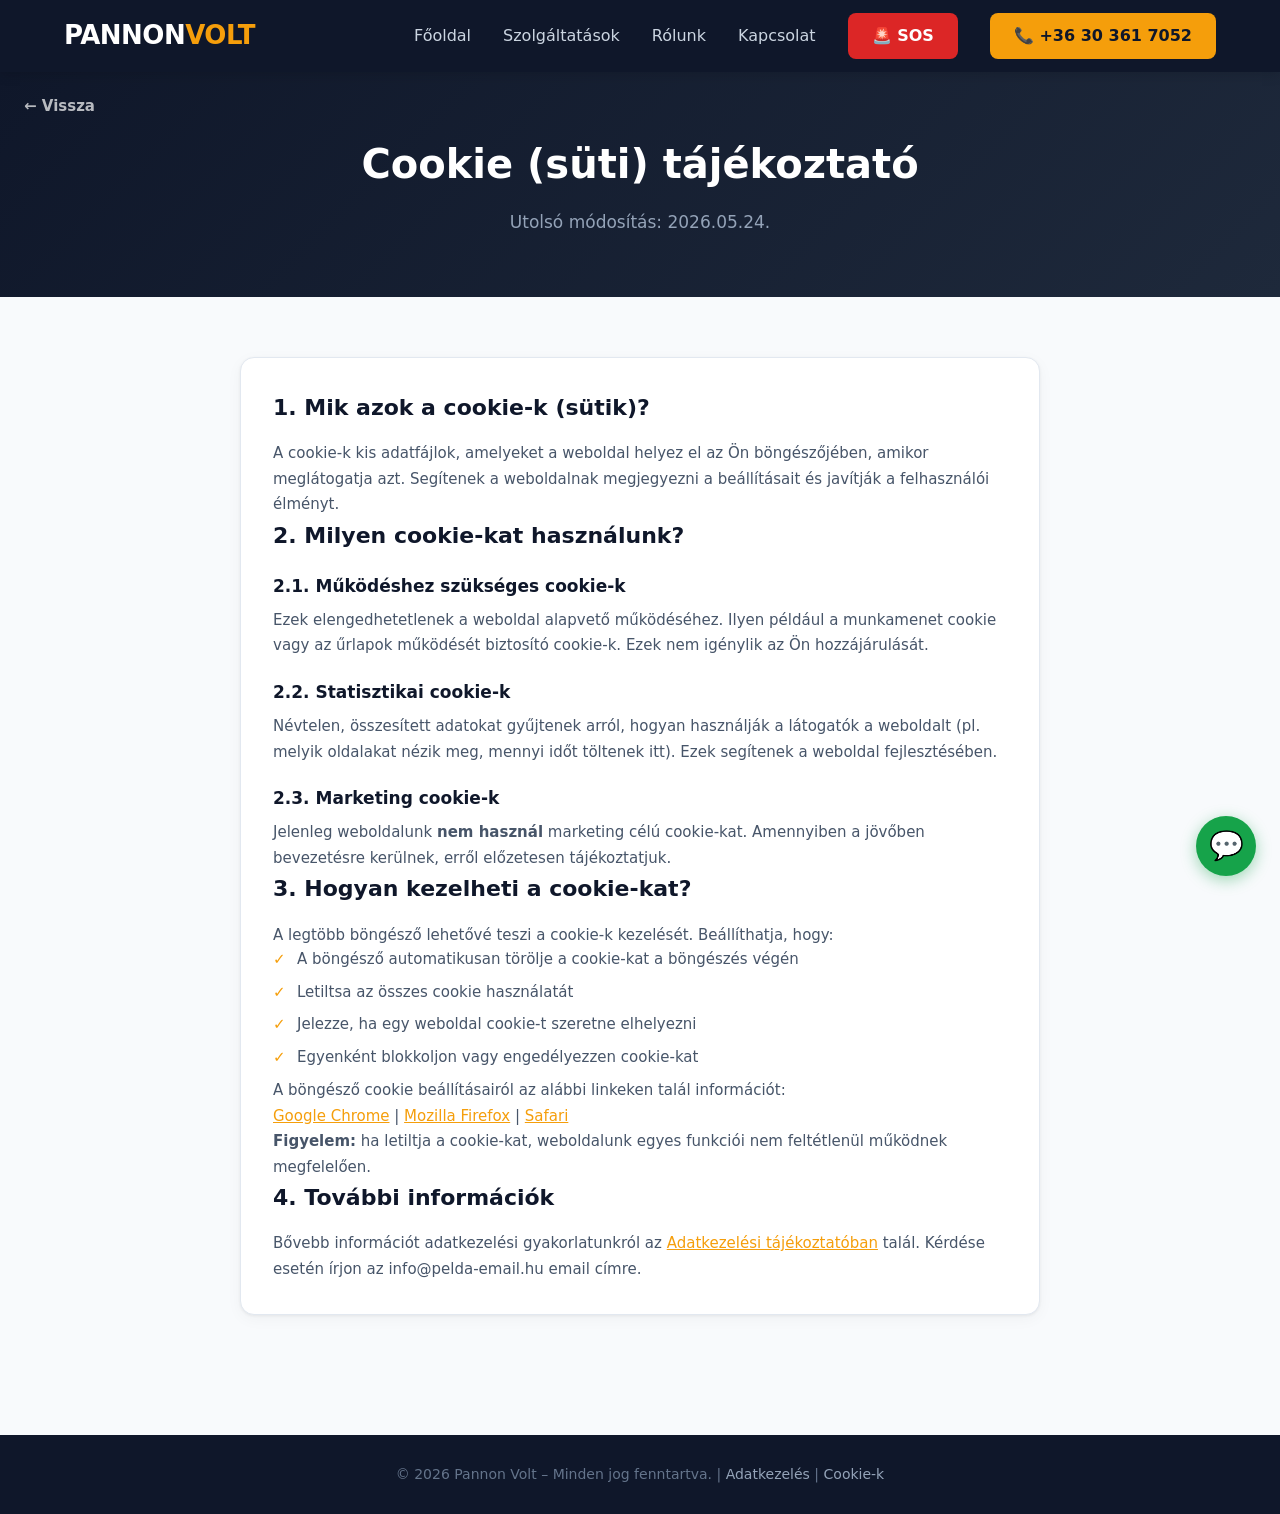
<file: cookie.html>
<!DOCTYPE html>
<html lang="hu">
<head>
    <meta charset="UTF-8">
    <meta name="viewport" content="width=device-width, initial-scale=1.0">
    <title>Cookie tájékoztató – Pannon Volt</title>
    <meta name="description" content="A Pannon Volt weboldal cookie (süti) tájékoztatója. Tudja meg, milyen sütiket használunk és hogyan kezelheti őket.">
    <!-- Open Graph -->
    <meta property="og:title" content="Cookie tájékoztató – Pannon Volt">
    <meta property="og:description" content="A Pannon Volt weboldal cookie (süti) tájékoztatója. Tudja meg, milyen sütiket használunk és hogyan kezelheti őket.">
    <meta property="og:image" content="https://pannonvolt.hu/N%C3%A9vtelen%20terv.png">
    <meta property="og:url" content="https://pannonvolt.hu/cookie.html">
    <meta property="og:type" content="website">
    <meta property="og:locale" content="hu_HU">
    <meta name="twitter:card" content="summary_large_image">
    <meta name="twitter:title" content="Cookie tájékoztató – Pannon Volt">
    <meta name="twitter:description" content="A Pannon Volt weboldal cookie (süti) tájékoztatója. Tudja meg, milyen sütiket használunk és hogyan kezelheti őket.">
    <meta name="twitter:image" content="https://pannonvolt.hu/N%C3%A9vtelen%20terv.png">
    <!-- Favicon -->
    <link rel="icon" type="image/x-icon" href="favicon_io/favicon.ico">
    <link rel="icon" type="image/png" sizes="32x32" href="favicon_io/favicon-32x32.png">
    <link rel="icon" type="image/png" sizes="16x16" href="favicon_io/favicon-16x16.png">
    <link rel="apple-touch-icon" href="favicon_io/apple-touch-icon.png">
    <link rel="manifest" href="favicon_io/site.webmanifest">
    <link rel="stylesheet" href="css/style.css">
</head>
<body>

    <header class="header">
        <div class="header__inner">
            <a href="index.html" class="header__logo">
                <span class="header__logo-text">PANNON<span class="header__logo-accent">VOLT</span></span>
            </a>
            <!-- Mobile Menu Toggle -->
            <input type="checkbox" id="menu-toggle" class="header__menu-toggle">
            <label for="menu-toggle" class="header__menu-icon">
                <span></span>
                <span></span>
                <span></span>
            </label>
            <nav class="header__nav">
                <a href="index.html" class="header__nav-link">Főoldal</a>
                <a href="index.html#services" class="header__nav-link">Szolgáltatások</a>
                <a href="rolunk.html" class="header__nav-link">Rólunk</a>
                <a href="kapcsolat.html" class="header__nav-link">Kapcsolat</a>
                <a href="hibaelharitas.html" class="header__nav-btn header__nav-btn--sos">🚨 SOS</a>
                <a href="tel:+36303617052" class="header__nav-btn">📞 +36 30 361 7052</a>
            </nav>
        </div>
    </header>

    <section class="quote-hero">
        <a href="index.html" class="hero-back">← Vissza</a>
        <div class="quote-hero__inner">
            <h1 class="quote-hero__title">Cookie (süti) tájékoztató</h1>
            <p class="quote-hero__subtitle">Utolsó módosítás: 2026.05.24.</p>
        </div>
    </section>

    <section class="page-content">
        <div class="page-content__box" style="max-width: 800px; margin: 0 auto 40px;">

            <h2>1. Mik azok a cookie-k (sütik)?</h2>
            <p>
                A cookie-k kis adatfájlok, amelyeket a weboldal helyez el az Ön böngészőjében, amikor meglátogatja azt.
                Segítenek a weboldalnak megjegyezni a beállításait és javítják a felhasználói élményt.
            </p>

            <h2>2. Milyen cookie-kat használunk?</h2>

            <h3 style="font-size: 17px; color: #0f172a; margin: 20px 0 8px;">2.1. Működéshez szükséges cookie-k</h3>
            <p>
                Ezek elengedhetetlenek a weboldal alapvető működéséhez. Ilyen például a munkamenet cookie
                vagy az űrlapok működését biztosító cookie-k. Ezek nem igénylik az Ön hozzájárulását.
            </p>

            <h3 style="font-size: 17px; color: #0f172a; margin: 20px 0 8px;">2.2. Statisztikai cookie-k</h3>
            <p>
                <!-- TODO: Ha használsz Google Analytics-et vagy más analitikát, itt sorold fel -->
                Névtelen, összesített adatokat gyűjtenek arról, hogyan használják a látogatók a weboldalt
                (pl. melyik oldalakat nézik meg, mennyi időt töltenek itt). Ezek segítenek a weboldal fejlesztésében.
            </p>

            <h3 style="font-size: 17px; color: #0f172a; margin: 20px 0 8px;">2.3. Marketing cookie-k</h3>
            <p>
                <!-- TODO: Ha használsz Facebook Pixel-t vagy Google Ads remarketing-et, itt sorold fel -->
                Jelenleg weboldalunk <strong>nem használ</strong> marketing célú cookie-kat. 
                Amennyiben a jövőben bevezetésre kerülnek, erről előzetesen tájékoztatjuk.
            </p>

            <h2>3. Hogyan kezelheti a cookie-kat?</h2>
            <p>
                A legtöbb böngésző lehetővé teszi a cookie-k kezelését. Beállíthatja, hogy:
            </p>
            <ul class="service-detail__list">
                <li>A böngésző automatikusan törölje a cookie-kat a böngészés végén</li>
                <li>Letiltsa az összes cookie használatát</li>
                <li>Jelezze, ha egy weboldal cookie-t szeretne elhelyezni</li>
                <li>Egyenként blokkoljon vagy engedélyezzen cookie-kat</li>
            </ul>
            <p>
                A böngésző cookie beállításairól az alábbi linkeken talál információt:<br>
                <a href="https://support.google.com/chrome/answer/95647" target="_blank" style="color: #f59e0b;">Google Chrome</a> |
                <a href="https://support.mozilla.org/hu/kb/sutik-informacio-amelyet-weboldalak-tarolnak" target="_blank" style="color: #f59e0b;">Mozilla Firefox</a> |
                <a href="https://support.apple.com/hu-hu/guide/safari/sfri11471/mac" target="_blank" style="color: #f59e0b;">Safari</a>
            </p>
            <p>
                <strong>Figyelem:</strong> ha letiltja a cookie-kat, weboldalunk egyes funkciói nem feltétlenül működnek megfelelően.
            </p>

            <h2>4. További információk</h2>
            <p>
                Bővebb információt adatkezelési gyakorlatunkról az
                <a href="adatkezeles.html" style="color: #f59e0b;">Adatkezelési tájékoztatóban</a> talál.
                Kérdése esetén írjon az info@pelda-email.hu email címre.
            </p>

        </div>
    </section>

    <footer class="footer">
        <p class="footer__text">© 2026 Pannon Volt – Minden jog fenntartva. | <a href="adatkezeles.html" class="footer__link">Adatkezelés</a> | <a href="cookie.html" class="footer__link">Cookie-k</a></p>
    </footer>


    <!-- Lebegő Hívás Gomb -->
    <!-- All-in-One Kapcsolat Buborék -->
    <div class="fab-container">
        <input type="checkbox" id="fab-toggle" class="fab-toggle">
        <label for="fab-toggle" class="fab-main">
            <span class="fab-icon-chat">💬</span>
            <span class="fab-icon-close">✖</span>
        </label>
        <div class="fab-menu">
            <!-- WhatsApp -->
            <a href="#" class="fab-item fab-wa" title="Írjon WhatsApp-on!">
                <svg viewBox="0 0 24 24" fill="currentColor" width="28" height="28"><path d="M12.031 6.172c-3.181 0-5.767 2.586-5.768 5.766-.001 1.298.38 2.27 1.019 3.287l-.582 2.128 2.182-.573c.978.58 1.911.928 3.145.929 3.178 0 5.767-2.587 5.768-5.766.001-3.187-2.575-5.77-5.764-5.771zm3.392 8.244c-.144.405-.837.774-1.17.824-.299.045-.677.063-1.092-.069-.252-.08-.575-.187-.988-.365-1.739-.751-2.874-2.502-2.961-2.617-.087-.116-.708-.94-.708-1.793s.448-1.273.607-1.446c.159-.173.346-.217.462-.217l.332.006c.106.005.249-.04.39.298.144.347.491 1.2.534 1.287.043.087.072.188.014.304-.058.116-.087.188-.173.289l-.26.304c-.087.086-.177.18-.076.354.101.174.449.741.964 1.201.662.591 1.221.774 1.394.86s.274.072.376-.043c.101-.116.433-.506.549-.68.116-.173.231-.145.39-.087s1.011.477 1.184.564.289.13.332.202c.045.072.045.419-.099.824zm-3.423-14.416c-6.627 0-12 5.373-12 12s5.373 12 12 12 12-5.373 12-12-5.373-12-12-12zm.029 18.88c-1.161 0-2.305-.292-3.318-.844l-3.677.964.984-3.595c-.607-1.052-.927-2.246-.926-3.468.001-3.825 3.113-6.937 6.937-6.937 3.825.001 6.938 3.113 6.939 6.937-.001 3.825-3.113 6.938-6.939 6.938z"/></svg>
            </a>
            <!-- Messenger -->
            <a href="#" class="fab-item fab-ms" title="Írjon Messengeren!">
                <svg viewBox="0 0 24 24" fill="currentColor" width="28" height="28"><path d="M12 2C6.36 2 1.8 6.13 1.8 11.23c0 2.89 1.45 5.48 3.75 7.18v3.79l3.44-1.89c.96.26 1.97.41 3.01.41 5.64 0 10.2-4.13 10.2-9.23S17.64 2 12 2zm1.18 12.38l-2.98-3.18-5.83 3.18 6.4-6.81 3.05 3.18 5.75-3.18-6.39 6.81z"/></svg>
            </a>
            <!-- Telefon -->
            <a href="tel:+36303617052" class="fab-item fab-ph" title="Hívjon most!">
                <svg viewBox="0 0 24 24" fill="currentColor" width="24" height="24"><path d="M6.62 10.79c1.44 2.83 3.76 5.14 6.59 6.59l2.2-2.2c.27-.27.67-.36 1.02-.24 1.12.37 2.33.57 3.57.57.55 0 1 .45 1 1V20c0 .55-.45 1-1 1-9.39 0-17-7.61-17-17 0-.55.45-1 1-1h3.5c.55 0 1 .45 1 1 0 1.25.2 2.45.57 3.57.11.35.03.74-.25 1.02l-2.2 2.2z"/></svg>
            </a>
        </div>
    </div>
</body>
</html>
</file>
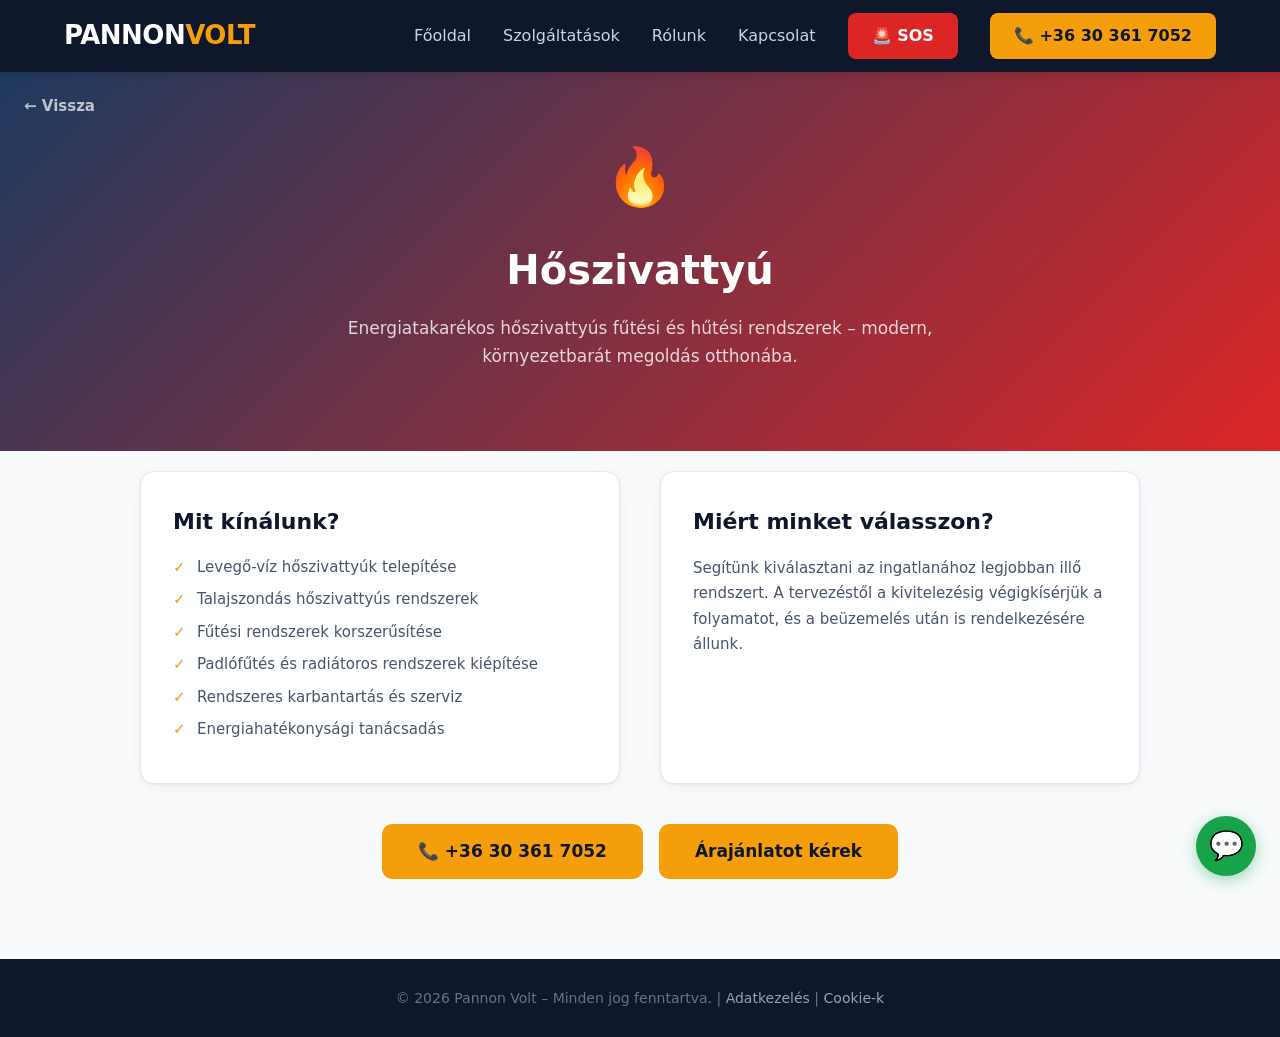
<file: hoszivattyu.html>
<!DOCTYPE html>
<html lang="hu">
<head>
    <meta charset="UTF-8">
    <meta name="viewport" content="width=device-width, initial-scale=1.0">
    <title>Hőszivattyú – Pannon Volt</title>
    <meta name="description" content="Hőszivattyús fűtési és hűtési rendszerek telepítése, karbantartása. Levegő-víz és talajszondás hőszivattyúk, padlófűtés és energiahatékonysági tanácsadás a Pannon Volttól.">
    <!-- Open Graph -->
    <meta property="og:title" content="Hőszivattyú – Pannon Volt">
    <meta property="og:description" content="Hőszivattyús fűtési és hűtési rendszerek telepítése, karbantartása. Levegő-víz és talajszondás hőszivattyúk, padlófűtés és energiahatékonysági tanácsadás a Pannon Volttól.">
    <meta property="og:image" content="https://pannonvolt.hu/N%C3%A9vtelen%20terv.png">
    <meta property="og:url" content="https://pannonvolt.hu/hoszivattyu.html">
    <meta property="og:type" content="website">
    <meta property="og:locale" content="hu_HU">
    <meta name="twitter:card" content="summary_large_image">
    <meta name="twitter:title" content="Hőszivattyú – Pannon Volt">
    <meta name="twitter:description" content="Hőszivattyús fűtési és hűtési rendszerek telepítése, karbantartása. Levegő-víz és talajszondás hőszivattyúk, padlófűtés és energiahatékonysági tanácsadás a Pannon Volttól.">
    <meta name="twitter:image" content="https://pannonvolt.hu/N%C3%A9vtelen%20terv.png">
    <!-- Favicon -->
    <link rel="icon" type="image/x-icon" href="favicon_io/favicon.ico">
    <link rel="icon" type="image/png" sizes="32x32" href="favicon_io/favicon-32x32.png">
    <link rel="icon" type="image/png" sizes="16x16" href="favicon_io/favicon-16x16.png">
    <link rel="apple-touch-icon" href="favicon_io/apple-touch-icon.png">
    <link rel="manifest" href="favicon_io/site.webmanifest">
    <link rel="stylesheet" href="css/style.css">
</head>
<body>

    <header class="header">
        <div class="header__inner">
            <a href="index.html" class="header__logo">
                <span class="header__logo-text">PANNON<span class="header__logo-accent">VOLT</span></span>
            </a>
            <!-- Mobile Menu Toggle -->
            <input type="checkbox" id="menu-toggle" class="header__menu-toggle">
            <label for="menu-toggle" class="header__menu-icon">
                <span></span>
                <span></span>
                <span></span>
            </label>
            <nav class="header__nav">
                <a href="index.html" class="header__nav-link">Főoldal</a>
                <a href="index.html#services" class="header__nav-link">Szolgáltatások</a>
                <a href="rolunk.html" class="header__nav-link">Rólunk</a>
                <a href="kapcsolat.html" class="header__nav-link">Kapcsolat</a>
                <a href="hibaelharitas.html" class="header__nav-btn header__nav-btn--sos">🚨 SOS</a>
                <a href="tel:+36303617052" class="header__nav-btn">📞 +36 30 361 7052</a>
            </nav>
        </div>
    </header>

    <section class="service-hero service-hero--heatpump">
        <a href="index.html" class="hero-back">← Vissza</a>
        <div class="service-hero__inner">
            <span class="service-hero__icon">🔥</span>
            <h1 class="service-hero__title">Hőszivattyú</h1>
            <p class="service-hero__subtitle">
                Energiatakarékos hőszivattyús fűtési és hűtési rendszerek – modern, környezetbarát megoldás otthonába.
            </p>
        </div>
    </section>

    <section class="service-detail">
        <div class="service-detail__inner">
            <div class="service-detail__grid">
                <div class="service-detail__text">
                    <h2>Mit kínálunk?</h2>
                    <ul class="service-detail__list">
                        <li>Levegő-víz hőszivattyúk telepítése</li>
                        <li>Talajszondás hőszivattyús rendszerek</li>
                        <li>Fűtési rendszerek korszerűsítése</li>
                        <li>Padlófűtés és radiátoros rendszerek kiépítése</li>
                        <li>Rendszeres karbantartás és szerviz</li>
                        <li>Energiahatékonysági tanácsadás</li>
                    </ul>
                </div>
                <div class="service-detail__text">
                    <h2>Miért minket válasszon?</h2>
                    <p>
                        Segítünk kiválasztani az ingatlanához legjobban illő rendszert.
                        A tervezéstől a kivitelezésig végigkísérjük a folyamatot, és
                        a beüzemelés után is rendelkezésére állunk.
                    </p>
                </div>
            </div>
            <div class="service-detail__cta">
                <div class="hero__cta-row">
                    <a href="tel:+36303617052" class="hero__cta">📞 +36 30 361 7052</a>
                    <a href="ajanlatkeres.html" class="hero__cta">Árajánlatot kérek</a>
                </div>
            </div>
        </div>
    </section>

    <footer class="footer">
        <p class="footer__text">© 2026 Pannon Volt – Minden jog fenntartva. | <a href="adatkezeles.html" class="footer__link">Adatkezelés</a> | <a href="cookie.html" class="footer__link">Cookie-k</a></p>
    </footer>


    <!-- Lebegő Hívás Gomb -->
    <!-- All-in-One Kapcsolat Buborék -->
    <div class="fab-container">
        <input type="checkbox" id="fab-toggle" class="fab-toggle">
        <label for="fab-toggle" class="fab-main">
            <span class="fab-icon-chat">💬</span>
            <span class="fab-icon-close">✖</span>
        </label>
        <div class="fab-menu">
            <!-- WhatsApp -->
            <a href="#" class="fab-item fab-wa" title="Írjon WhatsApp-on!">
                <svg viewBox="0 0 24 24" fill="currentColor" width="28" height="28"><path d="M12.031 6.172c-3.181 0-5.767 2.586-5.768 5.766-.001 1.298.38 2.27 1.019 3.287l-.582 2.128 2.182-.573c.978.58 1.911.928 3.145.929 3.178 0 5.767-2.587 5.768-5.766.001-3.187-2.575-5.77-5.764-5.771zm3.392 8.244c-.144.405-.837.774-1.17.824-.299.045-.677.063-1.092-.069-.252-.08-.575-.187-.988-.365-1.739-.751-2.874-2.502-2.961-2.617-.087-.116-.708-.94-.708-1.793s.448-1.273.607-1.446c.159-.173.346-.217.462-.217l.332.006c.106.005.249-.04.39.298.144.347.491 1.2.534 1.287.043.087.072.188.014.304-.058.116-.087.188-.173.289l-.26.304c-.087.086-.177.18-.076.354.101.174.449.741.964 1.201.662.591 1.221.774 1.394.86s.274.072.376-.043c.101-.116.433-.506.549-.68.116-.173.231-.145.39-.087s1.011.477 1.184.564.289.13.332.202c.045.072.045.419-.099.824zm-3.423-14.416c-6.627 0-12 5.373-12 12s5.373 12 12 12 12-5.373 12-12-5.373-12-12-12zm.029 18.88c-1.161 0-2.305-.292-3.318-.844l-3.677.964.984-3.595c-.607-1.052-.927-2.246-.926-3.468.001-3.825 3.113-6.937 6.937-6.937 3.825.001 6.938 3.113 6.939 6.937-.001 3.825-3.113 6.938-6.939 6.938z"/></svg>
            </a>
            <!-- Messenger -->
            <a href="#" class="fab-item fab-ms" title="Írjon Messengeren!">
                <svg viewBox="0 0 24 24" fill="currentColor" width="28" height="28"><path d="M12 2C6.36 2 1.8 6.13 1.8 11.23c0 2.89 1.45 5.48 3.75 7.18v3.79l3.44-1.89c.96.26 1.97.41 3.01.41 5.64 0 10.2-4.13 10.2-9.23S17.64 2 12 2zm1.18 12.38l-2.98-3.18-5.83 3.18 6.4-6.81 3.05 3.18 5.75-3.18-6.39 6.81z"/></svg>
            </a>
            <!-- Telefon -->
            <a href="tel:+36303617052" class="fab-item fab-ph" title="Hívjon most!">
                <svg viewBox="0 0 24 24" fill="currentColor" width="24" height="24"><path d="M6.62 10.79c1.44 2.83 3.76 5.14 6.59 6.59l2.2-2.2c.27-.27.67-.36 1.02-.24 1.12.37 2.33.57 3.57.57.55 0 1 .45 1 1V20c0 .55-.45 1-1 1-9.39 0-17-7.61-17-17 0-.55.45-1 1-1h3.5c.55 0 1 .45 1 1 0 1.25.2 2.45.57 3.57.11.35.03.74-.25 1.02l-2.2 2.2z"/></svg>
            </a>
        </div>
    </div>
</body>
</html>
</file>
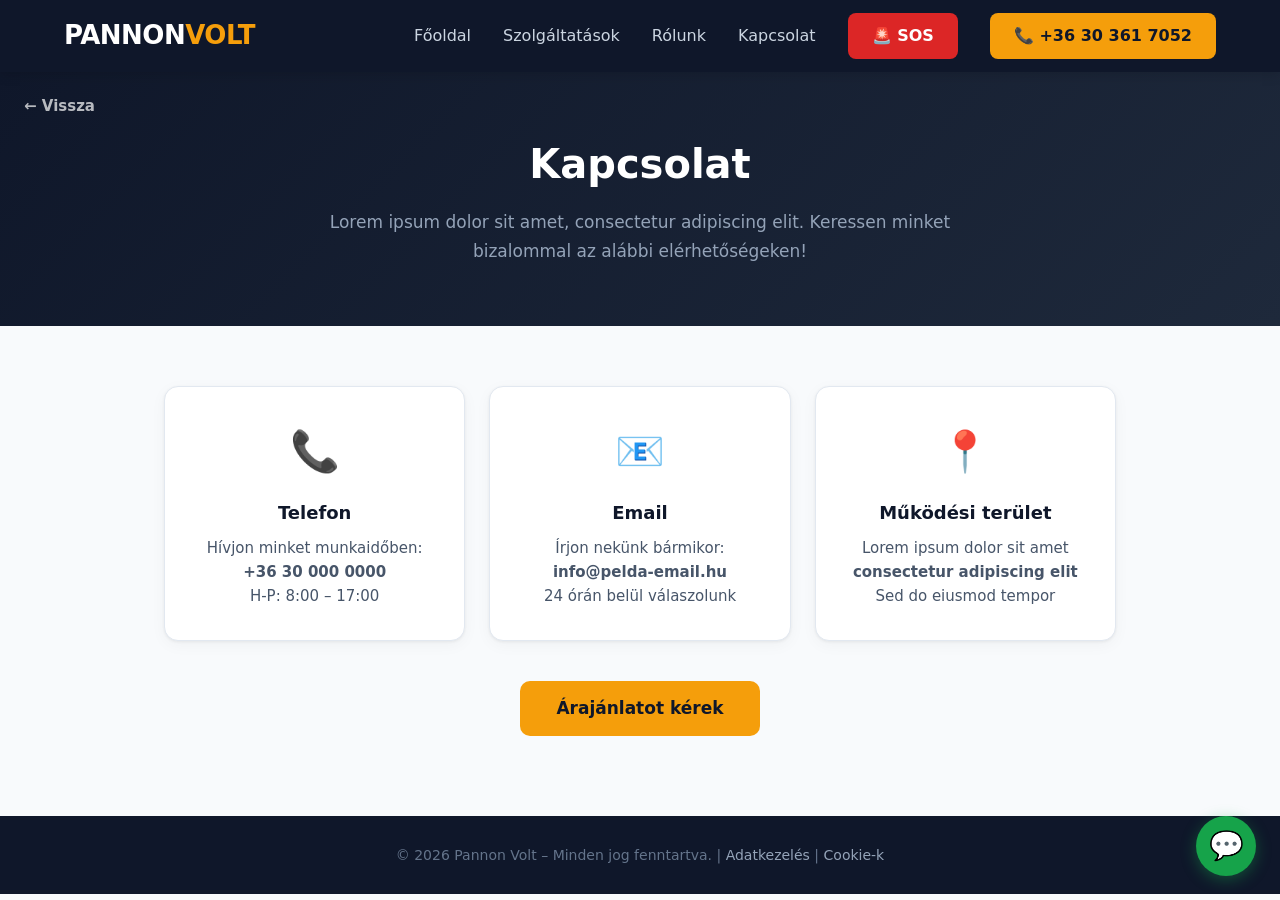
<file: kapcsolat.html>
<!DOCTYPE html>
<html lang="hu">
<head>
    <meta charset="UTF-8">
    <meta name="viewport" content="width=device-width, initial-scale=1.0">
    <title>Kapcsolat – Pannon Volt</title>
    <meta name="description" content="Vegye fel velünk a kapcsolatot! Hívjon minket, írjon emailt vagy kérjen árajánlatot. Pannon Volt – villanyszerelés, klíma, napelem és egyéb szolgáltatások.">
    <!-- Open Graph -->
    <meta property="og:title" content="Kapcsolat – Pannon Volt">
    <meta property="og:description" content="Vegye fel velünk a kapcsolatot! Hívjon minket, írjon emailt vagy kérjen árajánlatot. Pannon Volt – villanyszerelés, klíma, napelem és egyéb szolgáltatások.">
    <meta property="og:image" content="https://pannonvolt.hu/N%C3%A9vtelen%20terv.png">
    <meta property="og:url" content="https://pannonvolt.hu/kapcsolat.html">
    <meta property="og:type" content="website">
    <meta property="og:locale" content="hu_HU">
    <meta name="twitter:card" content="summary_large_image">
    <meta name="twitter:title" content="Kapcsolat – Pannon Volt">
    <meta name="twitter:description" content="Vegye fel velünk a kapcsolatot! Hívjon minket, írjon emailt vagy kérjen árajánlatot. Pannon Volt – villanyszerelés, klíma, napelem és egyéb szolgáltatások.">
    <meta name="twitter:image" content="https://pannonvolt.hu/N%C3%A9vtelen%20terv.png">
    <!-- Favicon -->
    <link rel="icon" type="image/x-icon" href="favicon_io/favicon.ico">
    <link rel="icon" type="image/png" sizes="32x32" href="favicon_io/favicon-32x32.png">
    <link rel="icon" type="image/png" sizes="16x16" href="favicon_io/favicon-16x16.png">
    <link rel="apple-touch-icon" href="favicon_io/apple-touch-icon.png">
    <link rel="manifest" href="favicon_io/site.webmanifest">
    <link rel="stylesheet" href="css/style.css">
</head>
<body>

    <header class="header">
        <div class="header__inner">
            <a href="index.html" class="header__logo">
                <span class="header__logo-text">PANNON<span class="header__logo-accent">VOLT</span></span>
            </a>
            <!-- Mobile Menu Toggle -->
            <input type="checkbox" id="menu-toggle" class="header__menu-toggle">
            <label for="menu-toggle" class="header__menu-icon">
                <span></span>
                <span></span>
                <span></span>
            </label>
            <nav class="header__nav">
                <a href="index.html" class="header__nav-link">Főoldal</a>
                <a href="index.html#services" class="header__nav-link">Szolgáltatások</a>
                <a href="rolunk.html" class="header__nav-link">Rólunk</a>
                <a href="kapcsolat.html" class="header__nav-link">Kapcsolat</a>
                <a href="hibaelharitas.html" class="header__nav-btn header__nav-btn--sos">🚨 SOS</a>
                <a href="tel:+36303617052" class="header__nav-btn">📞 +36 30 361 7052</a>
            </nav>
        </div>
    </header>

    <!-- ===== HERO ===== -->
    <section class="quote-hero">
        <a href="index.html" class="hero-back">← Vissza</a>
        <div class="quote-hero__inner">
            <h1 class="quote-hero__title">Kapcsolat</h1>
            <p class="quote-hero__subtitle">
                <!-- TODO: Cseréld ki a lorem ipsum szöveget -->
                Lorem ipsum dolor sit amet, consectetur adipiscing elit. Keressen minket bizalommal az alábbi elérhetőségeken!
            </p>
        </div>
    </section>

    <!-- ===== CONTACT CARDS ===== -->
    <section class="page-content">
        <div class="contact-cards">
            <!-- TODO: Add meg a valódi telefonszámod -->
            <div class="contact-card">
                <span class="contact-card__icon">📞</span>
                <h3 class="contact-card__title">Telefon</h3>
                <p class="contact-card__text">
                    Hívjon minket munkaidőben:<br>
                    <strong>+36 30 000 0000</strong><br>
                    H-P: 8:00 – 17:00
                </p>
            </div>
            <!-- TODO: Add meg a valódi email címed -->
            <div class="contact-card">
                <span class="contact-card__icon">📧</span>
                <h3 class="contact-card__title">Email</h3>
                <p class="contact-card__text">
                    Írjon nekünk bármikor:<br>
                    <strong>info@pelda-email.hu</strong><br>
                    24 órán belül válaszolunk
                </p>
            </div>
            <!-- TODO: Add meg a valódi címed / működési területed -->
            <div class="contact-card">
                <span class="contact-card__icon">📍</span>
                <h3 class="contact-card__title">Működési terület</h3>
                <p class="contact-card__text">
                    Lorem ipsum dolor sit amet<br>
                    <strong>consectetur adipiscing elit</strong><br>
                    Sed do eiusmod tempor
                </p>
            </div>
        </div>

        <!-- ===== CTA ===== -->
        <div class="service-detail__cta">
            <a href="ajanlatkeres.html" class="hero__cta">Árajánlatot kérek</a>
        </div>
    </section>

    <footer class="footer">
        <p class="footer__text">© 2026 Pannon Volt – Minden jog fenntartva. | <a href="adatkezeles.html" class="footer__link">Adatkezelés</a> | <a href="cookie.html" class="footer__link">Cookie-k</a></p>
    </footer>


    <!-- Lebegő Hívás Gomb -->
    <!-- All-in-One Kapcsolat Buborék -->
    <div class="fab-container">
        <input type="checkbox" id="fab-toggle" class="fab-toggle">
        <label for="fab-toggle" class="fab-main">
            <span class="fab-icon-chat">💬</span>
            <span class="fab-icon-close">✖</span>
        </label>
        <div class="fab-menu">
            <!-- WhatsApp -->
            <a href="#" class="fab-item fab-wa" title="Írjon WhatsApp-on!">
                <svg viewBox="0 0 24 24" fill="currentColor" width="28" height="28"><path d="M12.031 6.172c-3.181 0-5.767 2.586-5.768 5.766-.001 1.298.38 2.27 1.019 3.287l-.582 2.128 2.182-.573c.978.58 1.911.928 3.145.929 3.178 0 5.767-2.587 5.768-5.766.001-3.187-2.575-5.77-5.764-5.771zm3.392 8.244c-.144.405-.837.774-1.17.824-.299.045-.677.063-1.092-.069-.252-.08-.575-.187-.988-.365-1.739-.751-2.874-2.502-2.961-2.617-.087-.116-.708-.94-.708-1.793s.448-1.273.607-1.446c.159-.173.346-.217.462-.217l.332.006c.106.005.249-.04.39.298.144.347.491 1.2.534 1.287.043.087.072.188.014.304-.058.116-.087.188-.173.289l-.26.304c-.087.086-.177.18-.076.354.101.174.449.741.964 1.201.662.591 1.221.774 1.394.86s.274.072.376-.043c.101-.116.433-.506.549-.68.116-.173.231-.145.39-.087s1.011.477 1.184.564.289.13.332.202c.045.072.045.419-.099.824zm-3.423-14.416c-6.627 0-12 5.373-12 12s5.373 12 12 12 12-5.373 12-12-5.373-12-12-12zm.029 18.88c-1.161 0-2.305-.292-3.318-.844l-3.677.964.984-3.595c-.607-1.052-.927-2.246-.926-3.468.001-3.825 3.113-6.937 6.937-6.937 3.825.001 6.938 3.113 6.939 6.937-.001 3.825-3.113 6.938-6.939 6.938z"/></svg>
            </a>
            <!-- Messenger -->
            <a href="#" class="fab-item fab-ms" title="Írjon Messengeren!">
                <svg viewBox="0 0 24 24" fill="currentColor" width="28" height="28"><path d="M12 2C6.36 2 1.8 6.13 1.8 11.23c0 2.89 1.45 5.48 3.75 7.18v3.79l3.44-1.89c.96.26 1.97.41 3.01.41 5.64 0 10.2-4.13 10.2-9.23S17.64 2 12 2zm1.18 12.38l-2.98-3.18-5.83 3.18 6.4-6.81 3.05 3.18 5.75-3.18-6.39 6.81z"/></svg>
            </a>
            <!-- Telefon -->
            <a href="tel:+36303617052" class="fab-item fab-ph" title="Hívjon most!">
                <svg viewBox="0 0 24 24" fill="currentColor" width="24" height="24"><path d="M6.62 10.79c1.44 2.83 3.76 5.14 6.59 6.59l2.2-2.2c.27-.27.67-.36 1.02-.24 1.12.37 2.33.57 3.57.57.55 0 1 .45 1 1V20c0 .55-.45 1-1 1-9.39 0-17-7.61-17-17 0-.55.45-1 1-1h3.5c.55 0 1 .45 1 1 0 1.25.2 2.45.57 3.57.11.35.03.74-.25 1.02l-2.2 2.2z"/></svg>
            </a>
        </div>
    </div>
</body>
</html>
</file>
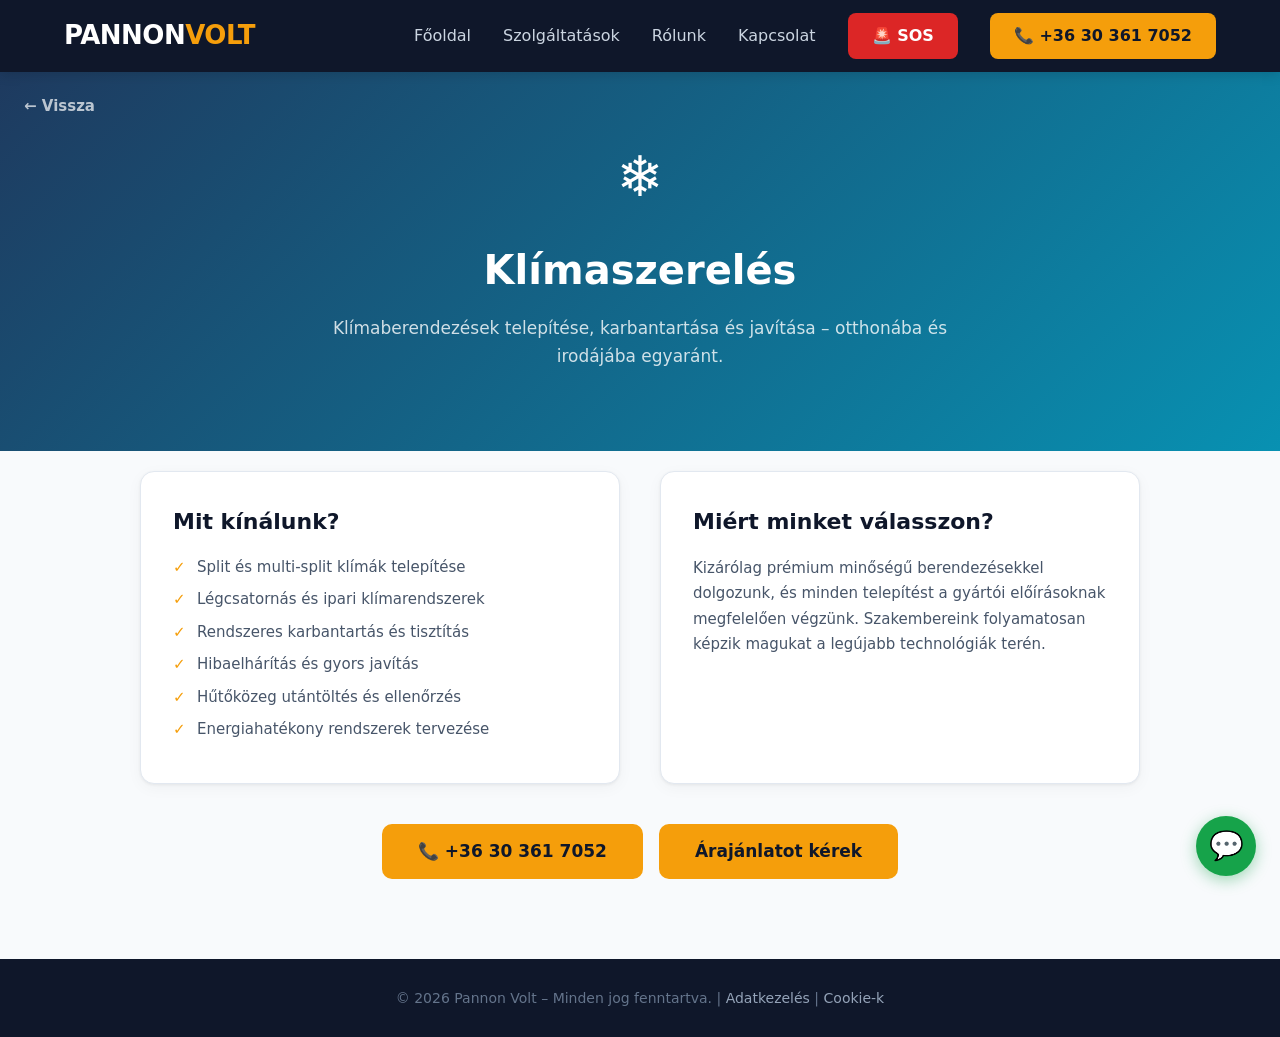
<file: klímaszereles.html>
<!DOCTYPE html>
<html lang="hu">
<head>
    <meta charset="UTF-8">
    <meta name="viewport" content="width=device-width, initial-scale=1.0">
    <title>Klímaszerelés – Pannon Volt</title>
    <meta name="description" content="Klímaberendezések telepítése, karbantartása és javítása otthonába és irodájába. Split, multi-split és ipari klímák, hűtőközeg utántöltés a Pannon Volttól.">
    <!-- Open Graph -->
    <meta property="og:title" content="Klímaszerelés – Pannon Volt">
    <meta property="og:description" content="Klímaberendezések telepítése, karbantartása és javítása otthonába és irodájába. Split, multi-split és ipari klímák, hűtőközeg utántöltés a Pannon Volttól.">
    <meta property="og:image" content="https://pannonvolt.hu/N%C3%A9vtelen%20terv.png">
    <meta property="og:url" content="https://pannonvolt.hu/kl%C3%ADmaszereles.html">
    <meta property="og:type" content="website">
    <meta property="og:locale" content="hu_HU">
    <meta name="twitter:card" content="summary_large_image">
    <meta name="twitter:title" content="Klímaszerelés – Pannon Volt">
    <meta name="twitter:description" content="Klímaberendezések telepítése, karbantartása és javítása otthonába és irodájába. Split, multi-split és ipari klímák, hűtőközeg utántöltés a Pannon Volttól.">
    <meta name="twitter:image" content="https://pannonvolt.hu/N%C3%A9vtelen%20terv.png">
    <!-- Favicon -->
    <link rel="icon" type="image/x-icon" href="favicon_io/favicon.ico">
    <link rel="icon" type="image/png" sizes="32x32" href="favicon_io/favicon-32x32.png">
    <link rel="icon" type="image/png" sizes="16x16" href="favicon_io/favicon-16x16.png">
    <link rel="apple-touch-icon" href="favicon_io/apple-touch-icon.png">
    <link rel="manifest" href="favicon_io/site.webmanifest">
    <link rel="stylesheet" href="css/style.css">
</head>
<body>

    <header class="header">
        <div class="header__inner">
            <a href="index.html" class="header__logo">
                <span class="header__logo-text">PANNON<span class="header__logo-accent">VOLT</span></span>
            </a>
            <!-- Mobile Menu Toggle -->
            <input type="checkbox" id="menu-toggle" class="header__menu-toggle">
            <label for="menu-toggle" class="header__menu-icon">
                <span></span>
                <span></span>
                <span></span>
            </label>
            <nav class="header__nav">
                <a href="index.html" class="header__nav-link">Főoldal</a>
                <a href="index.html#services" class="header__nav-link">Szolgáltatások</a>
                <a href="rolunk.html" class="header__nav-link">Rólunk</a>
                <a href="kapcsolat.html" class="header__nav-link">Kapcsolat</a>
                <a href="hibaelharitas.html" class="header__nav-btn header__nav-btn--sos">🚨 SOS</a>
                <a href="tel:+36303617052" class="header__nav-btn">📞 +36 30 361 7052</a>
            </nav>
        </div>
    </header>

    <section class="service-hero service-hero--ac">
        <a href="index.html" class="hero-back">← Vissza</a>
        <div class="service-hero__inner">
            <span class="service-hero__icon">❄️</span>
            <h1 class="service-hero__title">Klímaszerelés</h1>
            <p class="service-hero__subtitle">
                Klímaberendezések telepítése, karbantartása és javítása – otthonába és irodájába egyaránt.
            </p>
        </div>
    </section>

    <section class="service-detail">
        <div class="service-detail__inner">
            <div class="service-detail__grid">
                <div class="service-detail__text">
                    <h2>Mit kínálunk?</h2>
                    <ul class="service-detail__list">
                        <li>Split és multi-split klímák telepítése</li>
                        <li>Légcsatornás és ipari klímarendszerek</li>
                        <li>Rendszeres karbantartás és tisztítás</li>
                        <li>Hibaelhárítás és gyors javítás</li>
                        <li>Hűtőközeg utántöltés és ellenőrzés</li>
                        <li>Energiahatékony rendszerek tervezése</li>
                    </ul>
                </div>
                <div class="service-detail__text">
                    <h2>Miért minket válasszon?</h2>
                    <p>
                        Kizárólag prémium minőségű berendezésekkel dolgozunk, és minden telepítést
                        a gyártói előírásoknak megfelelően végzünk. Szakembereink folyamatosan
                        képzik magukat a legújabb technológiák terén.
                    </p>
                </div>
            </div>
            <div class="service-detail__cta">
                <div class="hero__cta-row">
                    <a href="tel:+36303617052" class="hero__cta">📞 +36 30 361 7052</a>
                    <a href="ajanlatkeres.html" class="hero__cta">Árajánlatot kérek</a>
                </div>
            </div>
        </div>
    </section>

    <footer class="footer">
        <p class="footer__text">© 2026 Pannon Volt – Minden jog fenntartva. | <a href="adatkezeles.html" class="footer__link">Adatkezelés</a> | <a href="cookie.html" class="footer__link">Cookie-k</a></p>
    </footer>


    <!-- Lebegő Hívás Gomb -->
    <!-- All-in-One Kapcsolat Buborék -->
    <div class="fab-container">
        <input type="checkbox" id="fab-toggle" class="fab-toggle">
        <label for="fab-toggle" class="fab-main">
            <span class="fab-icon-chat">💬</span>
            <span class="fab-icon-close">✖</span>
        </label>
        <div class="fab-menu">
            <!-- WhatsApp -->
            <a href="#" class="fab-item fab-wa" title="Írjon WhatsApp-on!">
                <svg viewBox="0 0 24 24" fill="currentColor" width="28" height="28"><path d="M12.031 6.172c-3.181 0-5.767 2.586-5.768 5.766-.001 1.298.38 2.27 1.019 3.287l-.582 2.128 2.182-.573c.978.58 1.911.928 3.145.929 3.178 0 5.767-2.587 5.768-5.766.001-3.187-2.575-5.77-5.764-5.771zm3.392 8.244c-.144.405-.837.774-1.17.824-.299.045-.677.063-1.092-.069-.252-.08-.575-.187-.988-.365-1.739-.751-2.874-2.502-2.961-2.617-.087-.116-.708-.94-.708-1.793s.448-1.273.607-1.446c.159-.173.346-.217.462-.217l.332.006c.106.005.249-.04.39.298.144.347.491 1.2.534 1.287.043.087.072.188.014.304-.058.116-.087.188-.173.289l-.26.304c-.087.086-.177.18-.076.354.101.174.449.741.964 1.201.662.591 1.221.774 1.394.86s.274.072.376-.043c.101-.116.433-.506.549-.68.116-.173.231-.145.39-.087s1.011.477 1.184.564.289.13.332.202c.045.072.045.419-.099.824zm-3.423-14.416c-6.627 0-12 5.373-12 12s5.373 12 12 12 12-5.373 12-12-5.373-12-12-12zm.029 18.88c-1.161 0-2.305-.292-3.318-.844l-3.677.964.984-3.595c-.607-1.052-.927-2.246-.926-3.468.001-3.825 3.113-6.937 6.937-6.937 3.825.001 6.938 3.113 6.939 6.937-.001 3.825-3.113 6.938-6.939 6.938z"/></svg>
            </a>
            <!-- Messenger -->
            <a href="#" class="fab-item fab-ms" title="Írjon Messengeren!">
                <svg viewBox="0 0 24 24" fill="currentColor" width="28" height="28"><path d="M12 2C6.36 2 1.8 6.13 1.8 11.23c0 2.89 1.45 5.48 3.75 7.18v3.79l3.44-1.89c.96.26 1.97.41 3.01.41 5.64 0 10.2-4.13 10.2-9.23S17.64 2 12 2zm1.18 12.38l-2.98-3.18-5.83 3.18 6.4-6.81 3.05 3.18 5.75-3.18-6.39 6.81z"/></svg>
            </a>
            <!-- Telefon -->
            <a href="tel:+36303617052" class="fab-item fab-ph" title="Hívjon most!">
                <svg viewBox="0 0 24 24" fill="currentColor" width="24" height="24"><path d="M6.62 10.79c1.44 2.83 3.76 5.14 6.59 6.59l2.2-2.2c.27-.27.67-.36 1.02-.24 1.12.37 2.33.57 3.57.57.55 0 1 .45 1 1V20c0 .55-.45 1-1 1-9.39 0-17-7.61-17-17 0-.55.45-1 1-1h3.5c.55 0 1 .45 1 1 0 1.25.2 2.45.57 3.57.11.35.03.74-.25 1.02l-2.2 2.2z"/></svg>
            </a>
        </div>
    </div>
</body>
</html>
</file>
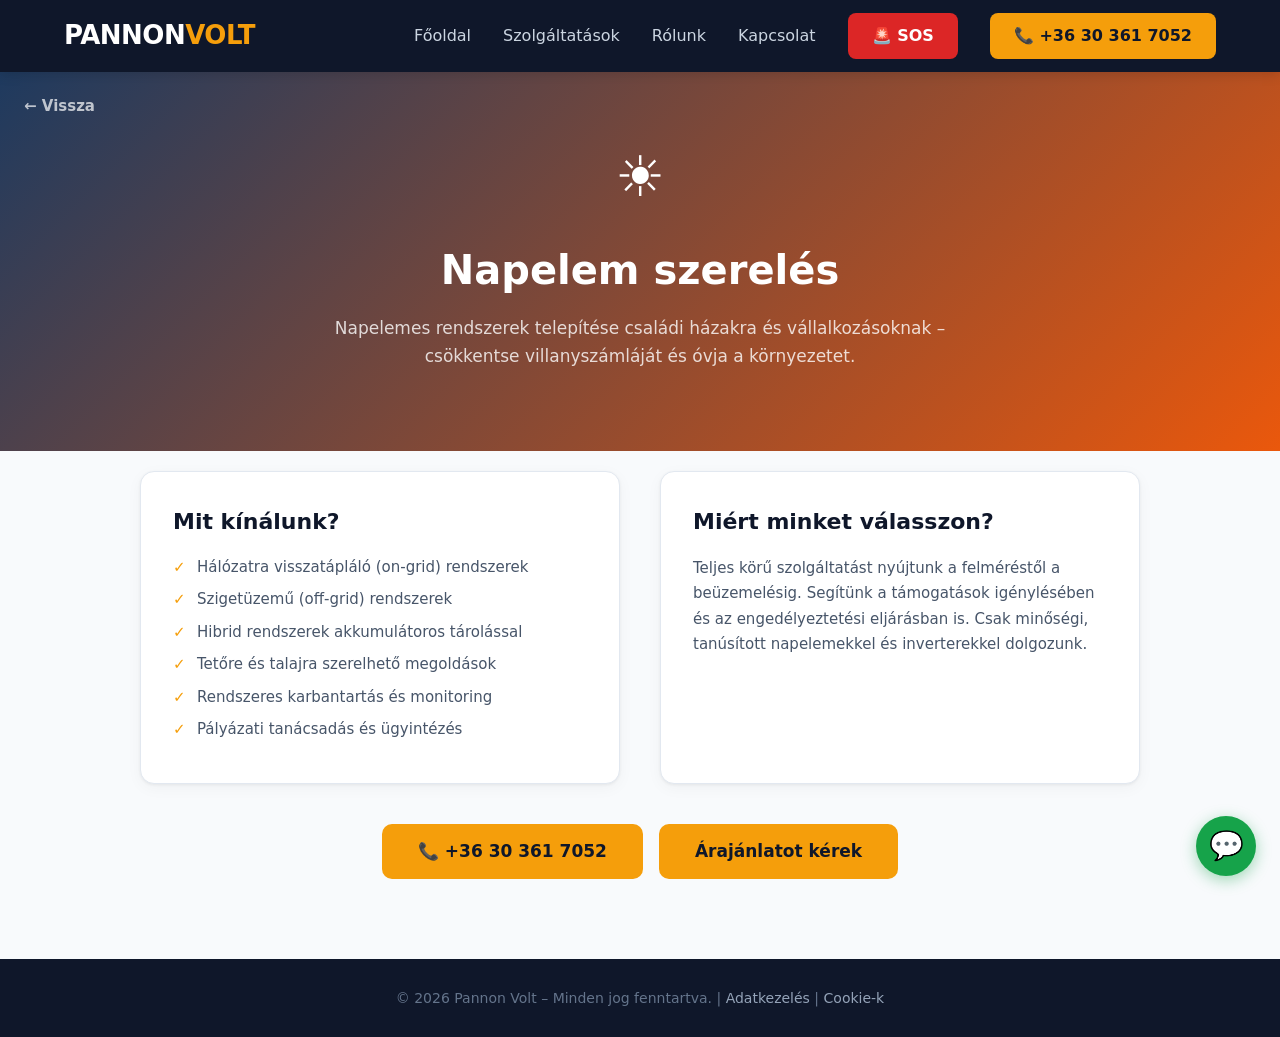
<file: napelem-szereles.html>
<!DOCTYPE html>
<html lang="hu">
<head>
    <meta charset="UTF-8">
    <meta name="viewport" content="width=device-width, initial-scale=1.0">
    <title>Napelem szerelés – Pannon Volt</title>
    <meta name="description" content="Napelemes rendszerek telepítése családi házakra és vállalkozásoknak. On-grid, off-grid és hibrid rendszerek, pályázati tanácsadás a Pannon Volttól.">
    <!-- Open Graph -->
    <meta property="og:title" content="Napelem szerelés – Pannon Volt">
    <meta property="og:description" content="Napelemes rendszerek telepítése családi házakra és vállalkozásoknak. On-grid, off-grid és hibrid rendszerek, pályázati tanácsadás a Pannon Volttól.">
    <meta property="og:image" content="https://pannonvolt.hu/N%C3%A9vtelen%20terv.png">
    <meta property="og:url" content="https://pannonvolt.hu/napelem-szereles.html">
    <meta property="og:type" content="website">
    <meta property="og:locale" content="hu_HU">
    <meta name="twitter:card" content="summary_large_image">
    <meta name="twitter:title" content="Napelem szerelés – Pannon Volt">
    <meta name="twitter:description" content="Napelemes rendszerek telepítése családi házakra és vállalkozásoknak. On-grid, off-grid és hibrid rendszerek, pályázati tanácsadás a Pannon Volttól.">
    <meta name="twitter:image" content="https://pannonvolt.hu/N%C3%A9vtelen%20terv.png">
    <!-- Favicon -->
    <link rel="icon" type="image/x-icon" href="favicon_io/favicon.ico">
    <link rel="icon" type="image/png" sizes="32x32" href="favicon_io/favicon-32x32.png">
    <link rel="icon" type="image/png" sizes="16x16" href="favicon_io/favicon-16x16.png">
    <link rel="apple-touch-icon" href="favicon_io/apple-touch-icon.png">
    <link rel="manifest" href="favicon_io/site.webmanifest">
    <link rel="stylesheet" href="css/style.css">
</head>
<body>

    <header class="header">
        <div class="header__inner">
            <a href="index.html" class="header__logo">
                <span class="header__logo-text">PANNON<span class="header__logo-accent">VOLT</span></span>
            </a>
            <!-- Mobile Menu Toggle -->
            <input type="checkbox" id="menu-toggle" class="header__menu-toggle">
            <label for="menu-toggle" class="header__menu-icon">
                <span></span>
                <span></span>
                <span></span>
            </label>
            <nav class="header__nav">
                <a href="index.html" class="header__nav-link">Főoldal</a>
                <a href="index.html#services" class="header__nav-link">Szolgáltatások</a>
                <a href="rolunk.html" class="header__nav-link">Rólunk</a>
                <a href="kapcsolat.html" class="header__nav-link">Kapcsolat</a>
                <a href="hibaelharitas.html" class="header__nav-btn header__nav-btn--sos">🚨 SOS</a>
                <a href="tel:+36303617052" class="header__nav-btn">📞 +36 30 361 7052</a>
            </nav>
        </div>
    </header>

    <section class="service-hero service-hero--solar">
        <a href="index.html" class="hero-back">← Vissza</a>
        <div class="service-hero__inner">
            <span class="service-hero__icon">☀️</span>
            <h1 class="service-hero__title">Napelem szerelés</h1>
            <p class="service-hero__subtitle">
                Napelemes rendszerek telepítése családi házakra és vállalkozásoknak – csökkentse villanyszámláját és óvja a környezetet.
            </p>
        </div>
    </section>

    <section class="service-detail">
        <div class="service-detail__inner">
            <div class="service-detail__grid">
                <div class="service-detail__text">
                    <h2>Mit kínálunk?</h2>
                    <ul class="service-detail__list">
                        <li>Hálózatra visszatápláló (on-grid) rendszerek</li>
                        <li>Szigetüzemű (off-grid) rendszerek</li>
                        <li>Hibrid rendszerek akkumulátoros tárolással</li>
                        <li>Tetőre és talajra szerelhető megoldások</li>
                        <li>Rendszeres karbantartás és monitoring</li>
                        <li>Pályázati tanácsadás és ügyintézés</li>
                    </ul>
                </div>
                <div class="service-detail__text">
                    <h2>Miért minket válasszon?</h2>
                    <p>
                        Teljes körű szolgáltatást nyújtunk a felméréstől a beüzemelésig.
                        Segítünk a támogatások igénylésében és az engedélyeztetési eljárásban is.
                        Csak minőségi, tanúsított napelemekkel és inverterekkel dolgozunk.
                    </p>
                </div>
            </div>
            <div class="service-detail__cta">
                <div class="hero__cta-row">
                    <a href="tel:+36303617052" class="hero__cta">📞 +36 30 361 7052</a>
                    <a href="ajanlatkeres.html" class="hero__cta">Árajánlatot kérek</a>
                </div>
            </div>
        </div>
    </section>

    <footer class="footer">
        <p class="footer__text">© 2026 Pannon Volt – Minden jog fenntartva. | <a href="adatkezeles.html" class="footer__link">Adatkezelés</a> | <a href="cookie.html" class="footer__link">Cookie-k</a></p>
    </footer>


    <!-- Lebegő Hívás Gomb -->
    <!-- All-in-One Kapcsolat Buborék -->
    <div class="fab-container">
        <input type="checkbox" id="fab-toggle" class="fab-toggle">
        <label for="fab-toggle" class="fab-main">
            <span class="fab-icon-chat">💬</span>
            <span class="fab-icon-close">✖</span>
        </label>
        <div class="fab-menu">
            <!-- WhatsApp -->
            <a href="#" class="fab-item fab-wa" title="Írjon WhatsApp-on!">
                <svg viewBox="0 0 24 24" fill="currentColor" width="28" height="28"><path d="M12.031 6.172c-3.181 0-5.767 2.586-5.768 5.766-.001 1.298.38 2.27 1.019 3.287l-.582 2.128 2.182-.573c.978.58 1.911.928 3.145.929 3.178 0 5.767-2.587 5.768-5.766.001-3.187-2.575-5.77-5.764-5.771zm3.392 8.244c-.144.405-.837.774-1.17.824-.299.045-.677.063-1.092-.069-.252-.08-.575-.187-.988-.365-1.739-.751-2.874-2.502-2.961-2.617-.087-.116-.708-.94-.708-1.793s.448-1.273.607-1.446c.159-.173.346-.217.462-.217l.332.006c.106.005.249-.04.39.298.144.347.491 1.2.534 1.287.043.087.072.188.014.304-.058.116-.087.188-.173.289l-.26.304c-.087.086-.177.18-.076.354.101.174.449.741.964 1.201.662.591 1.221.774 1.394.86s.274.072.376-.043c.101-.116.433-.506.549-.68.116-.173.231-.145.39-.087s1.011.477 1.184.564.289.13.332.202c.045.072.045.419-.099.824zm-3.423-14.416c-6.627 0-12 5.373-12 12s5.373 12 12 12 12-5.373 12-12-5.373-12-12-12zm.029 18.88c-1.161 0-2.305-.292-3.318-.844l-3.677.964.984-3.595c-.607-1.052-.927-2.246-.926-3.468.001-3.825 3.113-6.937 6.937-6.937 3.825.001 6.938 3.113 6.939 6.937-.001 3.825-3.113 6.938-6.939 6.938z"/></svg>
            </a>
            <!-- Messenger -->
            <a href="#" class="fab-item fab-ms" title="Írjon Messengeren!">
                <svg viewBox="0 0 24 24" fill="currentColor" width="28" height="28"><path d="M12 2C6.36 2 1.8 6.13 1.8 11.23c0 2.89 1.45 5.48 3.75 7.18v3.79l3.44-1.89c.96.26 1.97.41 3.01.41 5.64 0 10.2-4.13 10.2-9.23S17.64 2 12 2zm1.18 12.38l-2.98-3.18-5.83 3.18 6.4-6.81 3.05 3.18 5.75-3.18-6.39 6.81z"/></svg>
            </a>
            <!-- Telefon -->
            <a href="tel:+36303617052" class="fab-item fab-ph" title="Hívjon most!">
                <svg viewBox="0 0 24 24" fill="currentColor" width="24" height="24"><path d="M6.62 10.79c1.44 2.83 3.76 5.14 6.59 6.59l2.2-2.2c.27-.27.67-.36 1.02-.24 1.12.37 2.33.57 3.57.57.55 0 1 .45 1 1V20c0 .55-.45 1-1 1-9.39 0-17-7.61-17-17 0-.55.45-1 1-1h3.5c.55 0 1 .45 1 1 0 1.25.2 2.45.57 3.57.11.35.03.74-.25 1.02l-2.2 2.2z"/></svg>
            </a>
        </div>
    </div>
</body>
</html>
</file>
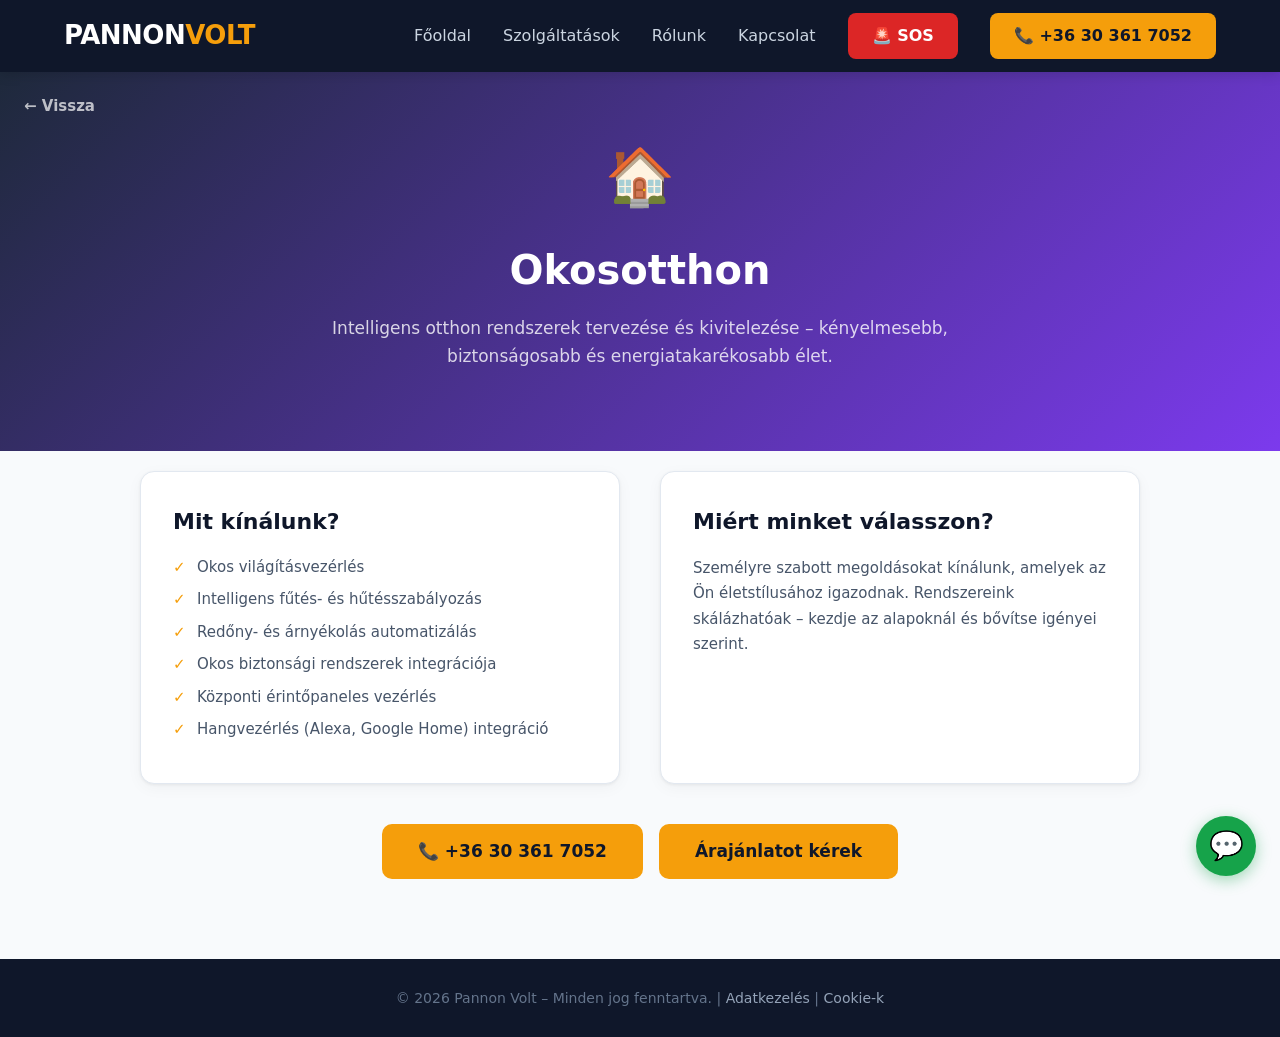
<file: okosotthon.html>
<!DOCTYPE html>
<html lang="hu">
<head>
    <meta charset="UTF-8">
    <meta name="viewport" content="width=device-width, initial-scale=1.0">
    <title>Okosotthon – Pannon Volt</title>
    <meta name="description" content="Intelligens otthon rendszerek tervezése és kivitelezése. Okos világítás, fűtésszabályozás, redőny automatizálás, hangvezérlés a Pannon Volttól.">
    <!-- Open Graph -->
    <meta property="og:title" content="Okosotthon – Pannon Volt">
    <meta property="og:description" content="Intelligens otthon rendszerek tervezése és kivitelezése. Okos világítás, fűtésszabályozás, redőny automatizálás, hangvezérlés a Pannon Volttól.">
    <meta property="og:image" content="https://pannonvolt.hu/N%C3%A9vtelen%20terv.png">
    <meta property="og:url" content="https://pannonvolt.hu/okosotthon.html">
    <meta property="og:type" content="website">
    <meta property="og:locale" content="hu_HU">
    <meta name="twitter:card" content="summary_large_image">
    <meta name="twitter:title" content="Okosotthon – Pannon Volt">
    <meta name="twitter:description" content="Intelligens otthon rendszerek tervezése és kivitelezése. Okos világítás, fűtésszabályozás, redőny automatizálás, hangvezérlés a Pannon Volttól.">
    <meta name="twitter:image" content="https://pannonvolt.hu/N%C3%A9vtelen%20terv.png">
    <!-- Favicon -->
    <link rel="icon" type="image/x-icon" href="favicon_io/favicon.ico">
    <link rel="icon" type="image/png" sizes="32x32" href="favicon_io/favicon-32x32.png">
    <link rel="icon" type="image/png" sizes="16x16" href="favicon_io/favicon-16x16.png">
    <link rel="apple-touch-icon" href="favicon_io/apple-touch-icon.png">
    <link rel="manifest" href="favicon_io/site.webmanifest">
    <link rel="stylesheet" href="css/style.css">
</head>
<body>

    <header class="header">
        <div class="header__inner">
            <a href="index.html" class="header__logo">
                <span class="header__logo-text">PANNON<span class="header__logo-accent">VOLT</span></span>
            </a>
            <!-- Mobile Menu Toggle -->
            <input type="checkbox" id="menu-toggle" class="header__menu-toggle">
            <label for="menu-toggle" class="header__menu-icon">
                <span></span>
                <span></span>
                <span></span>
            </label>
            <nav class="header__nav">
                <a href="index.html" class="header__nav-link">Főoldal</a>
                <a href="index.html#services" class="header__nav-link">Szolgáltatások</a>
                <a href="rolunk.html" class="header__nav-link">Rólunk</a>
                <a href="kapcsolat.html" class="header__nav-link">Kapcsolat</a>
                <a href="hibaelharitas.html" class="header__nav-btn header__nav-btn--sos">🚨 SOS</a>
                <a href="tel:+36303617052" class="header__nav-btn">📞 +36 30 361 7052</a>
            </nav>
        </div>
    </header>

    <section class="service-hero service-hero--smart">
        <a href="index.html" class="hero-back">← Vissza</a>
        <div class="service-hero__inner">
            <span class="service-hero__icon">🏠</span>
            <h1 class="service-hero__title">Okosotthon</h1>
            <p class="service-hero__subtitle">
                Intelligens otthon rendszerek tervezése és kivitelezése – kényelmesebb, biztonságosabb és energiatakarékosabb élet.
            </p>
        </div>
    </section>

    <section class="service-detail">
        <div class="service-detail__inner">
            <div class="service-detail__grid">
                <div class="service-detail__text">
                    <h2>Mit kínálunk?</h2>
                    <ul class="service-detail__list">
                        <li>Okos világításvezérlés</li>
                        <li>Intelligens fűtés- és hűtésszabályozás</li>
                        <li>Redőny- és árnyékolás automatizálás</li>
                        <li>Okos biztonsági rendszerek integrációja</li>
                        <li>Központi érintőpaneles vezérlés</li>
                        <li>Hangvezérlés (Alexa, Google Home) integráció</li>
                    </ul>
                </div>
                <div class="service-detail__text">
                    <h2>Miért minket válasszon?</h2>
                    <p>
                        Személyre szabott megoldásokat kínálunk, amelyek az Ön életstílusához
                        igazodnak. Rendszereink skálázhatóak – kezdje az alapoknál és bővítse
                        igényei szerint.
                    </p>
                </div>
            </div>
            <div class="service-detail__cta">
                <div class="hero__cta-row">
                    <a href="tel:+36303617052" class="hero__cta">📞 +36 30 361 7052</a>
                    <a href="ajanlatkeres.html" class="hero__cta">Árajánlatot kérek</a>
                </div>
            </div>
        </div>
    </section>

    <footer class="footer">
        <p class="footer__text">© 2026 Pannon Volt – Minden jog fenntartva. | <a href="adatkezeles.html" class="footer__link">Adatkezelés</a> | <a href="cookie.html" class="footer__link">Cookie-k</a></p>
    </footer>


    <!-- Lebegő Hívás Gomb -->
    <!-- All-in-One Kapcsolat Buborék -->
    <div class="fab-container">
        <input type="checkbox" id="fab-toggle" class="fab-toggle">
        <label for="fab-toggle" class="fab-main">
            <span class="fab-icon-chat">💬</span>
            <span class="fab-icon-close">✖</span>
        </label>
        <div class="fab-menu">
            <!-- WhatsApp -->
            <a href="#" class="fab-item fab-wa" title="Írjon WhatsApp-on!">
                <svg viewBox="0 0 24 24" fill="currentColor" width="28" height="28"><path d="M12.031 6.172c-3.181 0-5.767 2.586-5.768 5.766-.001 1.298.38 2.27 1.019 3.287l-.582 2.128 2.182-.573c.978.58 1.911.928 3.145.929 3.178 0 5.767-2.587 5.768-5.766.001-3.187-2.575-5.77-5.764-5.771zm3.392 8.244c-.144.405-.837.774-1.17.824-.299.045-.677.063-1.092-.069-.252-.08-.575-.187-.988-.365-1.739-.751-2.874-2.502-2.961-2.617-.087-.116-.708-.94-.708-1.793s.448-1.273.607-1.446c.159-.173.346-.217.462-.217l.332.006c.106.005.249-.04.39.298.144.347.491 1.2.534 1.287.043.087.072.188.014.304-.058.116-.087.188-.173.289l-.26.304c-.087.086-.177.18-.076.354.101.174.449.741.964 1.201.662.591 1.221.774 1.394.86s.274.072.376-.043c.101-.116.433-.506.549-.68.116-.173.231-.145.39-.087s1.011.477 1.184.564.289.13.332.202c.045.072.045.419-.099.824zm-3.423-14.416c-6.627 0-12 5.373-12 12s5.373 12 12 12 12-5.373 12-12-5.373-12-12-12zm.029 18.88c-1.161 0-2.305-.292-3.318-.844l-3.677.964.984-3.595c-.607-1.052-.927-2.246-.926-3.468.001-3.825 3.113-6.937 6.937-6.937 3.825.001 6.938 3.113 6.939 6.937-.001 3.825-3.113 6.938-6.939 6.938z"/></svg>
            </a>
            <!-- Messenger -->
            <a href="#" class="fab-item fab-ms" title="Írjon Messengeren!">
                <svg viewBox="0 0 24 24" fill="currentColor" width="28" height="28"><path d="M12 2C6.36 2 1.8 6.13 1.8 11.23c0 2.89 1.45 5.48 3.75 7.18v3.79l3.44-1.89c.96.26 1.97.41 3.01.41 5.64 0 10.2-4.13 10.2-9.23S17.64 2 12 2zm1.18 12.38l-2.98-3.18-5.83 3.18 6.4-6.81 3.05 3.18 5.75-3.18-6.39 6.81z"/></svg>
            </a>
            <!-- Telefon -->
            <a href="tel:+36303617052" class="fab-item fab-ph" title="Hívjon most!">
                <svg viewBox="0 0 24 24" fill="currentColor" width="24" height="24"><path d="M6.62 10.79c1.44 2.83 3.76 5.14 6.59 6.59l2.2-2.2c.27-.27.67-.36 1.02-.24 1.12.37 2.33.57 3.57.57.55 0 1 .45 1 1V20c0 .55-.45 1-1 1-9.39 0-17-7.61-17-17 0-.55.45-1 1-1h3.5c.55 0 1 .45 1 1 0 1.25.2 2.45.57 3.57.11.35.03.74-.25 1.02l-2.2 2.2z"/></svg>
            </a>
        </div>
    </div>
</body>
</html>
</file>
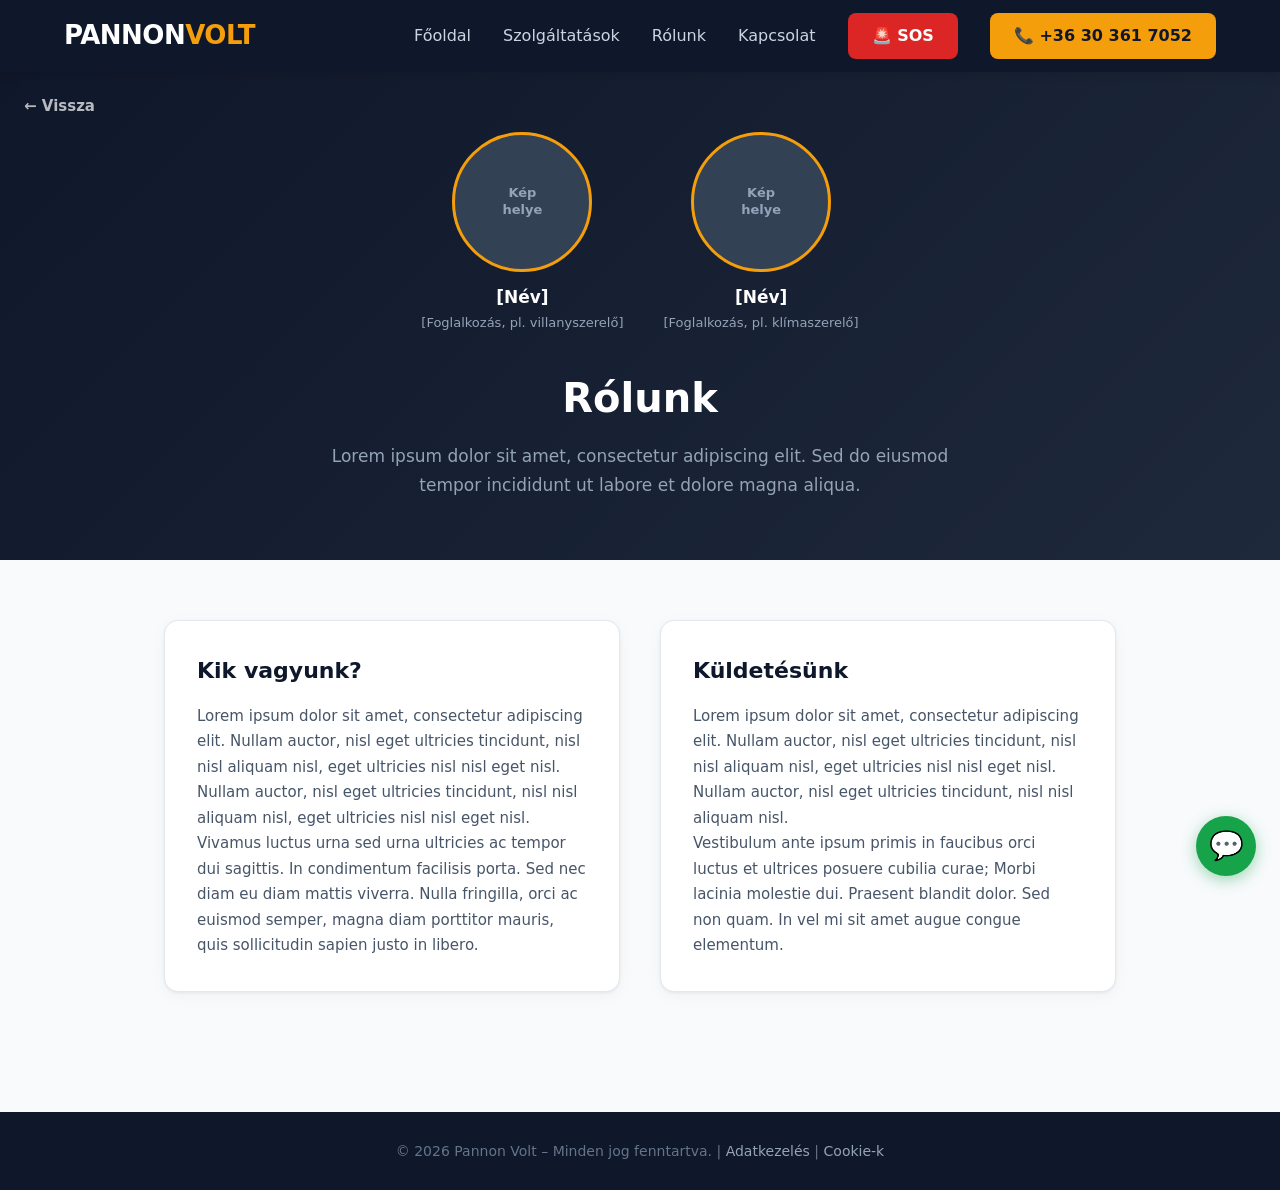
<file: rolunk.html>
<!DOCTYPE html>
<html lang="hu">
<head>
    <meta charset="UTF-8">
    <meta name="viewport" content="width=device-width, initial-scale=1.0">
    <title>Rólunk – Pannon Volt</title>
    <meta name="description" content="Ismerje meg a Pannon Volt csapatát! Tapasztalt szakembereink villanyszerelés, klíma, napelem és egyéb műszaki munkák terén állnak rendelkezésére.">
    <!-- Open Graph -->
    <meta property="og:title" content="Rólunk – Pannon Volt">
    <meta property="og:description" content="Ismerje meg a Pannon Volt csapatát! Tapasztalt szakembereink villanyszerelés, klíma, napelem és egyéb műszaki munkák terén állnak rendelkezésére.">
    <meta property="og:image" content="https://pannonvolt.hu/N%C3%A9vtelen%20terv.png">
    <meta property="og:url" content="https://pannonvolt.hu/rolunk.html">
    <meta property="og:type" content="website">
    <meta property="og:locale" content="hu_HU">
    <meta name="twitter:card" content="summary_large_image">
    <meta name="twitter:title" content="Rólunk – Pannon Volt">
    <meta name="twitter:description" content="Ismerje meg a Pannon Volt csapatát! Tapasztalt szakembereink villanyszerelés, klíma, napelem és egyéb műszaki munkák terén állnak rendelkezésére.">
    <meta name="twitter:image" content="https://pannonvolt.hu/N%C3%A9vtelen%20terv.png">
    <!-- Favicon -->
    <link rel="icon" type="image/x-icon" href="favicon_io/favicon.ico">
    <link rel="icon" type="image/png" sizes="32x32" href="favicon_io/favicon-32x32.png">
    <link rel="icon" type="image/png" sizes="16x16" href="favicon_io/favicon-16x16.png">
    <link rel="apple-touch-icon" href="favicon_io/apple-touch-icon.png">
    <link rel="manifest" href="favicon_io/site.webmanifest">
    <link rel="stylesheet" href="css/style.css">
</head>
<body>

    <header class="header">
        <div class="header__inner">
            <a href="index.html" class="header__logo">
                <span class="header__logo-text">PANNON<span class="header__logo-accent">VOLT</span></span>
            </a>
            <!-- Mobile Menu Toggle -->
            <input type="checkbox" id="menu-toggle" class="header__menu-toggle">
            <label for="menu-toggle" class="header__menu-icon">
                <span></span>
                <span></span>
                <span></span>
            </label>
            <nav class="header__nav">
                <a href="index.html" class="header__nav-link">Főoldal</a>
                <a href="index.html#services" class="header__nav-link">Szolgáltatások</a>
                <a href="rolunk.html" class="header__nav-link">Rólunk</a>
                <a href="kapcsolat.html" class="header__nav-link">Kapcsolat</a>
                <a href="hibaelharitas.html" class="header__nav-btn header__nav-btn--sos">🚨 SOS</a>
                <a href="tel:+36303617052" class="header__nav-btn">📞 +36 30 361 7052</a>
            </nav>
        </div>
    </header>

    <!-- ===== HERO ===== -->
    <section class="quote-hero">
        <a href="index.html" class="hero-back">← Vissza</a>
        <div class="quote-hero__inner">
            <!-- Csapat képek -->
            <div class="hero-team">
                <!-- TODO: Cseréld ki a képet, nevet és foglalkozást -->
                <div class="hero-team__item">
                    <div class="hero-team__image">
                        <span>Kép<br>helye</span>
                        <!-- Ha kész: <img src="kepek/en.jpg" alt="[Név]"> -->
                    </div>
                    <p class="hero-team__name">[Név]</p>
                    <p class="hero-team__role">[Foglalkozás, pl. villanyszerelő]</p>
                </div>
                <!-- TODO: Cseréld ki a képet, nevet és foglalkozást -->
                <div class="hero-team__item">
                    <div class="hero-team__image">
                        <span>Kép<br>helye</span>
                        <!-- Ha kész: <img src="kepek/apa.jpg" alt="[Név]"> -->
                    </div>
                    <p class="hero-team__name">[Név]</p>
                    <p class="hero-team__role">[Foglalkozás, pl. klímaszerelő]</p>
                </div>
            </div>
            <h1 class="quote-hero__title">Rólunk</h1>
            <p class="quote-hero__subtitle">
                <!-- TODO: Cseréld ki a lorem ipsum szövegeket valódi bemutatkozó szövegre -->
                Lorem ipsum dolor sit amet, consectetur adipiscing elit. Sed do eiusmod tempor incididunt ut labore et dolore magna aliqua.
            </p>
        </div>
    </section>

    <!-- ===== CONTENT ===== -->
    <section class="page-content">
        <div class="page-content__grid">
            <!-- TODO: Cseréld ki a lorem ipsum szövegeket a saját történetedre -->
            <div class="page-content__box">
                <h2>Kik vagyunk?</h2>
                <p>
                    Lorem ipsum dolor sit amet, consectetur adipiscing elit. Nullam auctor, nisl eget ultricies
                    tincidunt, nisl nisl aliquam nisl, eget ultricies nisl nisl eget nisl. Nullam auctor, nisl
                    eget ultricies tincidunt, nisl nisl aliquam nisl, eget ultricies nisl nisl eget nisl.
                </p>
                <p>
                    Vivamus luctus urna sed urna ultricies ac tempor dui sagittis. In condimentum facilisis porta.
                    Sed nec diam eu diam mattis viverra. Nulla fringilla, orci ac euismod semper, magna diam
                    porttitor mauris, quis sollicitudin sapien justo in libero.
                </p>
            </div>
            <div class="page-content__box">
                <h2>Küldetésünk</h2>
                <p>
                    Lorem ipsum dolor sit amet, consectetur adipiscing elit. Nullam auctor, nisl eget ultricies
                    tincidunt, nisl nisl aliquam nisl, eget ultricies nisl nisl eget nisl. Nullam auctor, nisl
                    eget ultricies tincidunt, nisl nisl aliquam nisl.
                </p>
                <p>
                    Vestibulum ante ipsum primis in faucibus orci luctus et ultrices posuere cubilia curae;
                    Morbi lacinia molestie dui. Praesent blandit dolor. Sed non quam. In vel mi sit amet augue
                    congue elementum.
                </p>
            </div>
        </div>
    </section>

    <footer class="footer">
        <p class="footer__text">© 2026 Pannon Volt – Minden jog fenntartva. | <a href="adatkezeles.html" class="footer__link">Adatkezelés</a> | <a href="cookie.html" class="footer__link">Cookie-k</a></p>
    </footer>


    <!-- Lebegő Hívás Gomb -->
    <!-- All-in-One Kapcsolat Buborék -->
    <div class="fab-container">
        <input type="checkbox" id="fab-toggle" class="fab-toggle">
        <label for="fab-toggle" class="fab-main">
            <span class="fab-icon-chat">💬</span>
            <span class="fab-icon-close">✖</span>
        </label>
        <div class="fab-menu">
            <!-- WhatsApp -->
            <a href="#" class="fab-item fab-wa" title="Írjon WhatsApp-on!">
                <svg viewBox="0 0 24 24" fill="currentColor" width="28" height="28"><path d="M12.031 6.172c-3.181 0-5.767 2.586-5.768 5.766-.001 1.298.38 2.27 1.019 3.287l-.582 2.128 2.182-.573c.978.58 1.911.928 3.145.929 3.178 0 5.767-2.587 5.768-5.766.001-3.187-2.575-5.77-5.764-5.771zm3.392 8.244c-.144.405-.837.774-1.17.824-.299.045-.677.063-1.092-.069-.252-.08-.575-.187-.988-.365-1.739-.751-2.874-2.502-2.961-2.617-.087-.116-.708-.94-.708-1.793s.448-1.273.607-1.446c.159-.173.346-.217.462-.217l.332.006c.106.005.249-.04.39.298.144.347.491 1.2.534 1.287.043.087.072.188.014.304-.058.116-.087.188-.173.289l-.26.304c-.087.086-.177.18-.076.354.101.174.449.741.964 1.201.662.591 1.221.774 1.394.86s.274.072.376-.043c.101-.116.433-.506.549-.68.116-.173.231-.145.39-.087s1.011.477 1.184.564.289.13.332.202c.045.072.045.419-.099.824zm-3.423-14.416c-6.627 0-12 5.373-12 12s5.373 12 12 12 12-5.373 12-12-5.373-12-12-12zm.029 18.88c-1.161 0-2.305-.292-3.318-.844l-3.677.964.984-3.595c-.607-1.052-.927-2.246-.926-3.468.001-3.825 3.113-6.937 6.937-6.937 3.825.001 6.938 3.113 6.939 6.937-.001 3.825-3.113 6.938-6.939 6.938z"/></svg>
            </a>
            <!-- Messenger -->
            <a href="#" class="fab-item fab-ms" title="Írjon Messengeren!">
                <svg viewBox="0 0 24 24" fill="currentColor" width="28" height="28"><path d="M12 2C6.36 2 1.8 6.13 1.8 11.23c0 2.89 1.45 5.48 3.75 7.18v3.79l3.44-1.89c.96.26 1.97.41 3.01.41 5.64 0 10.2-4.13 10.2-9.23S17.64 2 12 2zm1.18 12.38l-2.98-3.18-5.83 3.18 6.4-6.81 3.05 3.18 5.75-3.18-6.39 6.81z"/></svg>
            </a>
            <!-- Telefon -->
            <a href="tel:+36303617052" class="fab-item fab-ph" title="Hívjon most!">
                <svg viewBox="0 0 24 24" fill="currentColor" width="24" height="24"><path d="M6.62 10.79c1.44 2.83 3.76 5.14 6.59 6.59l2.2-2.2c.27-.27.67-.36 1.02-.24 1.12.37 2.33.57 3.57.57.55 0 1 .45 1 1V20c0 .55-.45 1-1 1-9.39 0-17-7.61-17-17 0-.55.45-1 1-1h3.5c.55 0 1 .45 1 1 0 1.25.2 2.45.57 3.57.11.35.03.74-.25 1.02l-2.2 2.2z"/></svg>
            </a>
        </div>
    </div>
</body>
</html>
</file>
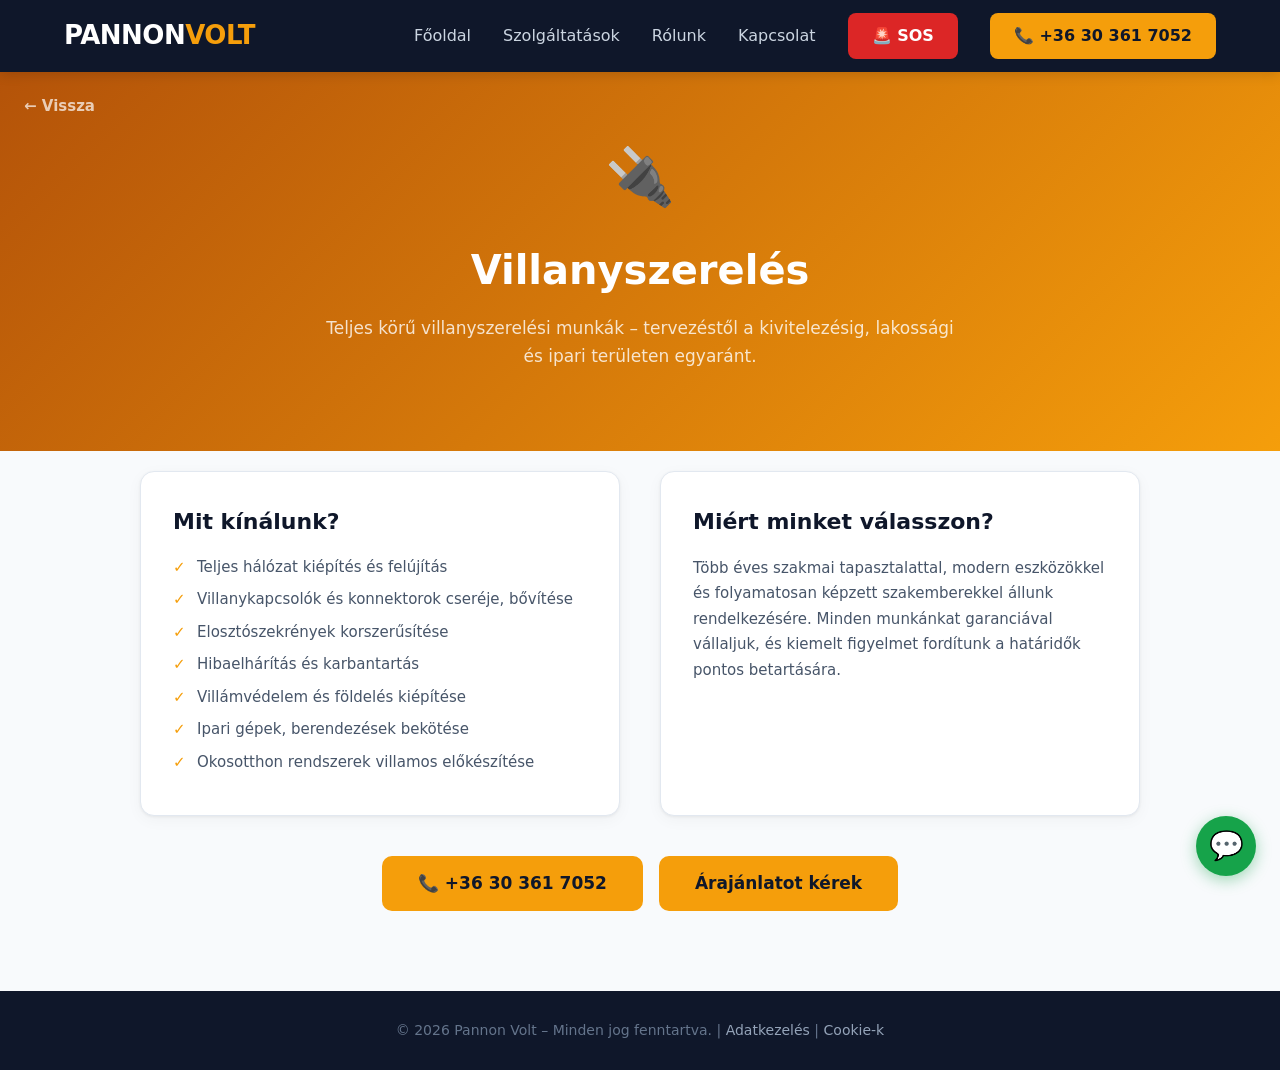
<file: villanyszereles.html>
<!DOCTYPE html>
<html lang="hu">
<head>
    <meta charset="UTF-8">
    <meta name="viewport" content="width=device-width, initial-scale=1.0">
    <title>Villanyszerelés – Pannon Volt</title>
    <meta name="description" content="Teljes körű villanyszerelés: hálózatbővítés, elosztószekrény korszerűsítés, hibaelhárítás, villámvédelem. Megbízható szakemberek a Pannon Volttól.">
    <!-- Open Graph -->
    <meta property="og:title" content="Villanyszerelés – Pannon Volt">
    <meta property="og:description" content="Teljes körű villanyszerelés: hálózatbővítés, elosztószekrény korszerűsítés, hibaelhárítás, villámvédelem. Megbízható szakemberek a Pannon Volttól.">
    <meta property="og:image" content="https://pannonvolt.hu/N%C3%A9vtelen%20terv.png">
    <meta property="og:url" content="https://pannonvolt.hu/villanyszereles.html">
    <meta property="og:type" content="website">
    <meta property="og:locale" content="hu_HU">
    <meta name="twitter:card" content="summary_large_image">
    <meta name="twitter:title" content="Villanyszerelés – Pannon Volt">
    <meta name="twitter:description" content="Teljes körű villanyszerelés: hálózatbővítés, elosztószekrény korszerűsítés, hibaelhárítás, villámvédelem. Megbízható szakemberek a Pannon Volttól.">
    <meta name="twitter:image" content="https://pannonvolt.hu/N%C3%A9vtelen%20terv.png">
    <!-- Favicon -->
    <link rel="icon" type="image/x-icon" href="favicon_io/favicon.ico">
    <link rel="icon" type="image/png" sizes="32x32" href="favicon_io/favicon-32x32.png">
    <link rel="icon" type="image/png" sizes="16x16" href="favicon_io/favicon-16x16.png">
    <link rel="apple-touch-icon" href="favicon_io/apple-touch-icon.png">
    <link rel="manifest" href="favicon_io/site.webmanifest">
    <link rel="stylesheet" href="css/style.css">
</head>
<body>

    <header class="header">
        <div class="header__inner">
            <a href="index.html" class="header__logo">
                <span class="header__logo-text">PANNON<span class="header__logo-accent">VOLT</span></span>
            </a>
            <!-- Mobile Menu Toggle -->
            <input type="checkbox" id="menu-toggle" class="header__menu-toggle">
            <label for="menu-toggle" class="header__menu-icon">
                <span></span>
                <span></span>
                <span></span>
            </label>
            <nav class="header__nav">
                <a href="index.html" class="header__nav-link">Főoldal</a>
                <a href="index.html#services" class="header__nav-link">Szolgáltatások</a>
                <a href="rolunk.html" class="header__nav-link">Rólunk</a>
                <a href="kapcsolat.html" class="header__nav-link">Kapcsolat</a>
                <a href="hibaelharitas.html" class="header__nav-btn header__nav-btn--sos">🚨 SOS</a>
                <a href="tel:+36303617052" class="header__nav-btn">📞 +36 30 361 7052</a>
            </nav>
        </div>
    </header>

    <section class="service-hero service-hero--electric">
        <a href="index.html" class="hero-back">← Vissza</a>
        <div class="service-hero__inner">
            <span class="service-hero__icon">🔌</span>
            <h1 class="service-hero__title">Villanyszerelés</h1>
            <p class="service-hero__subtitle">
                Teljes körű villanyszerelési munkák – tervezéstől a kivitelezésig, lakossági és ipari területen egyaránt.
            </p>
        </div>
    </section>

    <section class="service-detail">
        <div class="service-detail__inner">
            <div class="service-detail__grid">
                <div class="service-detail__text">
                    <h2>Mit kínálunk?</h2>
                    <ul class="service-detail__list">
                        <li>Teljes hálózat kiépítés és felújítás</li>
                        <li>Villanykapcsolók és konnektorok cseréje, bővítése</li>
                        <li>Elosztószekrények korszerűsítése</li>
                        <li>Hibaelhárítás és karbantartás</li>
                        <li>Villámvédelem és földelés kiépítése</li>
                        <li>Ipari gépek, berendezések bekötése</li>
                        <li>Okosotthon rendszerek villamos előkészítése</li>
                    </ul>
                </div>
                <div class="service-detail__text">
                    <h2>Miért minket válasszon?</h2>
                    <p>
                        Több éves szakmai tapasztalattal, modern eszközökkel és folyamatosan képzett szakemberekkel
                        állunk rendelkezésére. Minden munkánkat garanciával vállaljuk, és kiemelt figyelmet
                        fordítunk a határidők pontos betartására.
                    </p>
                </div>
            </div>
            <div class="service-detail__cta">
                <div class="hero__cta-row">
                    <a href="tel:+36303617052" class="hero__cta">📞 +36 30 361 7052</a>
                    <a href="ajanlatkeres.html" class="hero__cta">Árajánlatot kérek</a>
                </div>
            </div>
        </div>
    </section>

    <footer class="footer">
        <p class="footer__text">© 2026 Pannon Volt – Minden jog fenntartva. | <a href="adatkezeles.html" class="footer__link">Adatkezelés</a> | <a href="cookie.html" class="footer__link">Cookie-k</a></p>
    </footer>


    <!-- Lebegő Hívás Gomb -->
    <!-- All-in-One Kapcsolat Buborék -->
    <div class="fab-container">
        <input type="checkbox" id="fab-toggle" class="fab-toggle">
        <label for="fab-toggle" class="fab-main">
            <span class="fab-icon-chat">💬</span>
            <span class="fab-icon-close">✖</span>
        </label>
        <div class="fab-menu">
            <!-- WhatsApp -->
            <a href="#" class="fab-item fab-wa" title="Írjon WhatsApp-on!">
                <svg viewBox="0 0 24 24" fill="currentColor" width="28" height="28"><path d="M12.031 6.172c-3.181 0-5.767 2.586-5.768 5.766-.001 1.298.38 2.27 1.019 3.287l-.582 2.128 2.182-.573c.978.58 1.911.928 3.145.929 3.178 0 5.767-2.587 5.768-5.766.001-3.187-2.575-5.77-5.764-5.771zm3.392 8.244c-.144.405-.837.774-1.17.824-.299.045-.677.063-1.092-.069-.252-.08-.575-.187-.988-.365-1.739-.751-2.874-2.502-2.961-2.617-.087-.116-.708-.94-.708-1.793s.448-1.273.607-1.446c.159-.173.346-.217.462-.217l.332.006c.106.005.249-.04.39.298.144.347.491 1.2.534 1.287.043.087.072.188.014.304-.058.116-.087.188-.173.289l-.26.304c-.087.086-.177.18-.076.354.101.174.449.741.964 1.201.662.591 1.221.774 1.394.86s.274.072.376-.043c.101-.116.433-.506.549-.68.116-.173.231-.145.39-.087s1.011.477 1.184.564.289.13.332.202c.045.072.045.419-.099.824zm-3.423-14.416c-6.627 0-12 5.373-12 12s5.373 12 12 12 12-5.373 12-12-5.373-12-12-12zm.029 18.88c-1.161 0-2.305-.292-3.318-.844l-3.677.964.984-3.595c-.607-1.052-.927-2.246-.926-3.468.001-3.825 3.113-6.937 6.937-6.937 3.825.001 6.938 3.113 6.939 6.937-.001 3.825-3.113 6.938-6.939 6.938z"/></svg>
            </a>
            <!-- Messenger -->
            <a href="#" class="fab-item fab-ms" title="Írjon Messengeren!">
                <svg viewBox="0 0 24 24" fill="currentColor" width="28" height="28"><path d="M12 2C6.36 2 1.8 6.13 1.8 11.23c0 2.89 1.45 5.48 3.75 7.18v3.79l3.44-1.89c.96.26 1.97.41 3.01.41 5.64 0 10.2-4.13 10.2-9.23S17.64 2 12 2zm1.18 12.38l-2.98-3.18-5.83 3.18 6.4-6.81 3.05 3.18 5.75-3.18-6.39 6.81z"/></svg>
            </a>
            <!-- Telefon -->
            <a href="tel:+36303617052" class="fab-item fab-ph" title="Hívjon most!">
                <svg viewBox="0 0 24 24" fill="currentColor" width="24" height="24"><path d="M6.62 10.79c1.44 2.83 3.76 5.14 6.59 6.59l2.2-2.2c.27-.27.67-.36 1.02-.24 1.12.37 2.33.57 3.57.57.55 0 1 .45 1 1V20c0 .55-.45 1-1 1-9.39 0-17-7.61-17-17 0-.55.45-1 1-1h3.5c.55 0 1 .45 1 1 0 1.25.2 2.45.57 3.57.11.35.03.74-.25 1.02l-2.2 2.2z"/></svg>
            </a>
        </div>
    </div>
</body>
</html>
</file>
<file: css/style.css>
/* ===== RESET & BASE ===== */
*,
*::before,
*::after {
    margin: 0;
    padding: 0;
    box-sizing: border-box;
}

html {
    scroll-behavior: smooth;
}

body {
    font-family: 'Segoe UI', system-ui, -apple-system, sans-serif;
    color: #1e293b;
    background: #f8fafc;
    line-height: 1.6;
}

/* ===== HEADER ===== */
.header {
    position: sticky;
    top: 0;
    z-index: 100;
    background: #0f172a;
    box-shadow: 0 2px 12px rgba(0,0,0,0.15);
}

.header__inner {
    max-width: 1200px;
    margin: 0 auto;
    padding: 0 24px;
    display: flex;
    align-items: center;
    justify-content: space-between;
    height: 72px;
}

/* Logo */
.header__logo {
    display: flex;
    align-items: center;
    gap: 10px;
    text-decoration: none;
    color: #fff;
}

.header__logo-icon {
    font-size: 32px;
}

.header__logo-text {
    font-size: 26px;
    font-weight: 700;
    letter-spacing: -0.5px;
}

.header__logo-accent {
    color: #f59e0b;
}

/* Navigation */
.header__nav {
    display: flex;
    align-items: center;
    gap: 32px;
}

.header__nav-link {
    text-decoration: none;
    color: #cbd5e1;
    font-size: 16px;
    font-weight: 500;
    transition: color 0.2s;
}

.header__nav-link:hover {
    color: #fff;
}

.header__nav-btn {
    text-decoration: none;
    background: #f59e0b;
    color: #0f172a;
    padding: 10px 24px;
    border-radius: 8px;
    font-size: 16px;
    font-weight: 600;
    transition: background 0.2s, transform 0.15s;
}

.header__nav-btn:hover {
    background: #fbbf24;
    transform: translateY(-1px);
}

.header__nav-btn--sos {
    background: #dc2626;
    color: #fff;
}

.header__nav-btn--sos:hover {
    background: #ef4444;
    transform: translateY(-1px);
}

/* ===== HERO ===== */
.hero {
    background: linear-gradient(135deg, #0f172a 0%, #1e293b 100%);
    color: #fff;
    padding: 0 24px 100px;
}

.hero__inner {
    max-width: 1100px;
    margin: 0 auto;
    display: flex;
    align-items: stretch;
    gap: 48px;
}

.hero__content {
    flex: 1 1 55%;
    text-align: center;
    padding-top: 80px;
}

.hero__image {
    flex: 0 0 280px;
    display: flex;
    align-items: stretch;
}

.hero__image img {
    width: 100%;
    height: 100%;
    object-fit: cover;
    border-radius: 0 0 12px 12px;
}

.hero__title {
    font-size: 48px;
    font-weight: 800;
    line-height: 1.15;
    margin-bottom: 20px;
    letter-spacing: -1px;
}

.hero__subtitle {
    font-size: 18px;
    color: #94a3b8;
    margin-bottom: 36px;
    line-height: 1.7;
}

.hero__cta {
    display: inline-block;
    text-decoration: none;
    background: #f59e0b;
    color: #0f172a;
    padding: 14px 36px;
    border-radius: 10px;
    font-size: 17px;
    font-weight: 700;
    transition: background 0.2s, transform 0.15s;
}

.hero__cta:hover {
    background: #fbbf24;
    transform: translateY(-2px);
}

.hero__cta-row {
    display: flex;
    gap: 16px;
    flex-wrap: wrap;
    justify-content: center;
}

.hero__cta--sos {
    background: #dc2626;
    color: #fff;
}

.hero__cta--sos:hover {
    background: #ef4444;
}

/* ===== SERVICES ===== */
.services {
    padding: 80px 24px;
    margin-top: -50px;
}

.services__inner {
    max-width: 1100px;
    margin: 0 auto;
}

.services__heading {
    text-align: center;
    font-size: 36px;
    font-weight: 800;
    color: #0f172a;
    margin-bottom: 8px;
}

.services__subheading {
    text-align: center;
    font-size: 17px;
    color: #64748b;
    margin-bottom: 48px;
}

/* Grid */
.services__grid {
    display: grid;
    grid-template-columns: repeat(3, 1fr);
    gap: 24px;
}

/* Card */
.service-card {
    display: flex;
    flex-direction: column;
    background: #fff;
    border-radius: 14px;
    padding: 32px 28px;
    text-decoration: none;
    color: inherit;
    box-shadow: 0 1px 3px rgba(0,0,0,0.06), 0 4px 16px rgba(0,0,0,0.04);
    transition: transform 0.25s, box-shadow 0.25s;
    border: 1px solid #e2e8f0;
}

.service-card:hover {
    transform: translateY(-6px);
    box-shadow: 0 8px 30px rgba(0,0,0,0.1);
    border-color: #f59e0b;
}

.service-card__icon {
    font-size: 44px;
    margin-bottom: 16px;
}

.service-card__title {
    font-size: 20px;
    font-weight: 700;
    color: #0f172a;
    margin-bottom: 8px;
}

.service-card__desc {
    font-size: 15px;
    color: #64748b;
    line-height: 1.6;
    margin-bottom: 20px;
    flex: 1;
}

.service-card__arrow {
    font-size: 14px;
    font-weight: 600;
    color: #f59e0b;
    transition: gap 0.2s;
}

.service-card:hover .service-card__arrow {
    letter-spacing: 2px;
}

/* ===== SERVICE SUBPAGE HERO ===== */
.service-hero {
    position: relative;
    padding: 60px 24px 80px;
    text-align: center;
}

.service-hero--electric {
    background: linear-gradient(135deg, #b45309 0%, #f59e0b 100%);
    color: #fff;
}

.service-hero--ac {
    background: linear-gradient(135deg, #1e3a5f 0%, #0891b2 100%);
    color: #fff;
}

.service-hero--smart {
    background: linear-gradient(135deg, #1e293b 0%, #7c3aed 100%);
    color: #fff;
}

.service-hero--solar {
    background: linear-gradient(135deg, #1e3a5f 0%, #ea580c 100%);
    color: #fff;
}

.service-hero--heatpump {
    background: linear-gradient(135deg, #1e3a5f 0%, #dc2626 100%);
    color: #fff;
}

.service-hero--security {
    background: linear-gradient(135deg, #1e293b 0%, #4f46e5 100%);
    color: #fff;
}

.service-hero__inner {
    max-width: 650px;
    margin: 0 auto;
}

.service-hero__icon {
    font-size: 56px;
    display: block;
    margin-bottom: 16px;
}

.service-hero__title {
    font-size: 40px;
    font-weight: 800;
    margin-bottom: 12px;
}

.service-hero__subtitle {
    font-size: 17px;
    color: rgba(255,255,255,0.8);
    line-height: 1.7;
}

/* ===== SERVICE DETAIL ===== */
.service-detail {
    padding: 60px 24px 80px;
    margin-top: -40px;
}

.service-detail__inner {
    max-width: 1000px;
    margin: 0 auto;
}

.service-detail__grid {
    display: grid;
    grid-template-columns: 1fr 1fr;
    gap: 40px;
    margin-bottom: 40px;
}

.service-detail__text {
    background: #fff;
    border-radius: 14px;
    padding: 32px;
    box-shadow: 0 1px 3px rgba(0,0,0,0.06), 0 4px 16px rgba(0,0,0,0.04);
    border: 1px solid #e2e8f0;
}

.service-detail__text h2 {
    font-size: 22px;
    font-weight: 700;
    color: #0f172a;
    margin-bottom: 16px;
}

.service-detail__text p {
    font-size: 15px;
    color: #475569;
    line-height: 1.7;
}

.service-detail__list {
    list-style: none;
    padding: 0;
}

.service-detail__list li {
    position: relative;
    padding-left: 24px;
    font-size: 15px;
    color: #475569;
    margin-bottom: 10px;
    line-height: 1.5;
}

.service-detail__list li::before {
    content: "✓";
    position: absolute;
    left: 0;
    top: 0;
    color: #f59e0b;
    font-weight: 700;
}

.service-detail__cta {
    text-align: center;
}

/* ===== QUOTE PAGE ===== */
.quote-hero {
    position: relative;
    padding: 60px 24px;
    text-align: center;
    background: linear-gradient(135deg, #0f172a 0%, #1e293b 100%);
    color: #fff;
}

.quote-hero__inner {
    max-width: 650px;
    margin: 0 auto;
}

.quote-hero__title {
    font-size: 40px;
    font-weight: 800;
    margin-bottom: 12px;
}

.quote-hero__subtitle {
    font-size: 17px;
    color: #94a3b8;
    line-height: 1.7;
}

.quote-hero__subtitle {
    font-size: 17px;
    color: #94a3b8;
    line-height: 1.7;
}

.hero-back {
    position: absolute;
    top: 22px;
    left: 24px;
    color: rgba(255,255,255,0.7);
    text-decoration: none;
    font-size: 15px;
    font-weight: 600;
    transition: color 0.2s;
    z-index: 10;
}

.hero-back:hover {
    color: #f59e0b;
}

/* ===== QUOTE FORM ===== */
.quote-form-section {
    padding: 60px 24px 80px;
    margin-top: -30px;
}

.quote-form-section__inner {
    max-width: 700px;
    margin: 0 auto;
}

.quote-form {
    background: #fff;
    border-radius: 16px;
    padding: 40px;
    box-shadow: 0 1px 3px rgba(0,0,0,0.06), 0 8px 30px rgba(0,0,0,0.08);
    border: 1px solid #e2e8f0;
}

.quote-form__row {
    display: grid;
    grid-template-columns: 1fr 1fr;
    gap: 20px;
    margin-bottom: 20px;
}

.quote-form__field {
    display: flex;
    flex-direction: column;
    gap: 6px;
}

.quote-form__field--full {
    margin-bottom: 24px;
}

.quote-form__label {
    font-size: 14px;
    font-weight: 600;
    color: #334155;
}

.quote-form__input {
    padding: 12px 14px;
    border: 1px solid #cbd5e1;
    border-radius: 8px;
    font-size: 15px;
    font-family: inherit;
    color: #1e293b;
    background: #fff;
    transition: border-color 0.2s, box-shadow 0.2s;
    outline: none;
}

.quote-form__input:focus {
    border-color: #f59e0b;
    box-shadow: 0 0 0 3px rgba(245, 158, 11, 0.15);
}

.quote-form__select {
    cursor: pointer;
    appearance: none;
    background-image: url("data:image/svg+xml,%3Csvg xmlns='http://www.w3.org/2000/svg' width='12' height='12' viewBox='0 0 12 12'%3E%3Cpath d='M6 8L1 3h10z' fill='%23475569'/%3E%3C/svg%3E");
    background-repeat: no-repeat;
    background-position: right 14px center;
    padding-right: 36px;
}

.quote-form__textarea {
    resize: vertical;
    min-height: 100px;
}

.quote-form__submit {
    width: 100%;
    padding: 14px;
    background: #f59e0b;
    color: #0f172a;
    border: none;
    border-radius: 10px;
    font-size: 17px;
    font-weight: 700;
    cursor: pointer;
    transition: background 0.2s, transform 0.15s;
}

.quote-form__submit:hover {
    background: #fbbf24;
    transform: translateY(-1px);
}

/* ===== FOOTER ===== */
.footer {
    background: #0f172a;
    text-align: center;
    padding: 28px 24px;
}

.footer__text {
    color: #64748b;
    font-size: 14px;
}

.footer__link {
    color: #94a3b8;
    text-decoration: none;
    transition: color 0.2s;
}

.footer__link:hover {
    color: #f59e0b;
}

/* ===== CONTACT CARDS ===== */
.contact-cards {
    display: grid;
    grid-template-columns: repeat(3, 1fr);
    gap: 24px;
    margin-bottom: 40px;
}

.contact-card {
    text-align: center;
    background: #fff;
    border-radius: 14px;
    padding: 32px 24px;
    box-shadow: 0 1px 3px rgba(0,0,0,0.06), 0 4px 16px rgba(0,0,0,0.04);
    border: 1px solid #e2e8f0;
    transition: transform 0.25s, box-shadow 0.25s;
}

.contact-card:hover {
    transform: translateY(-4px);
    box-shadow: 0 8px 30px rgba(0,0,0,0.1);
    border-color: #f59e0b;
}

.contact-card__icon {
    font-size: 40px;
    display: block;
    margin-bottom: 16px;
}

.contact-card__title {
    font-size: 18px;
    font-weight: 700;
    color: #0f172a;
    margin-bottom: 8px;
}

.contact-card__text {
    font-size: 15px;
    color: #475569;
    line-height: 1.6;
}

/* ===== ABOUT / PAGE CONTENT ===== */
.page-content {
    max-width: 1000px;
    margin: 0 auto;
    padding: 60px 24px 80px;
}

.page-content__grid {
    display: grid;
    grid-template-columns: 1fr 1fr;
    gap: 40px;
    margin-bottom: 40px;
}

.page-content__box {
    background: #fff;
    border-radius: 14px;
    padding: 32px;
    box-shadow: 0 1px 3px rgba(0,0,0,0.06), 0 4px 16px rgba(0,0,0,0.04);
    border: 1px solid #e2e8f0;
}

.page-content__box h2 {
    font-size: 22px;
    font-weight: 700;
    color: #0f172a;
    margin-bottom: 16px;
}

.page-content__box p {
    font-size: 15px;
    color: #475569;
    line-height: 1.7;
}

/* ===== TEAM ===== */
.team {
    max-width: 1000px;
    margin: 0 auto;
    padding: 0 24px 60px;
    text-align: center;
}

.team__heading {
    font-size: 28px;
    font-weight: 800;
    color: #0f172a;
    margin-bottom: 40px;
}

.team__grid {
    display: grid;
    grid-template-columns: repeat(2, 1fr);
    gap: 32px;
    max-width: 600px;
    margin: 0 auto;
}

.team-card {
    text-align: center;
}

.team-card__image {
    width: 200px;
    height: 200px;
    border-radius: 50%;
    background: #e2e8f0;
    margin: 0 auto 20px;
    display: flex;
    align-items: center;
    justify-content: center;
    overflow: hidden;
    border: 4px solid #f59e0b;
}

.team-card__image span {
    color: #94a3b8;
    font-size: 14px;
    font-weight: 600;
}

.team-card__image img {
    width: 100%;
    height: 100%;
    object-fit: cover;
}

.team-card__name {
    font-size: 20px;
    font-weight: 700;
    color: #0f172a;
    margin-bottom: 4px;
}

.team-card__role {
    font-size: 15px;
    color: #64748b;
}

/* ===== HERO TEAM (képek a hero-ban) ===== */
.hero-team {
    display: flex;
    justify-content: center;
    gap: 40px;
    margin-bottom: 32px;
}

.hero-team__item {
    text-align: center;
}

.hero-team__image {
    width: 140px;
    height: 140px;
    border-radius: 50%;
    background: #334155;
    margin: 0 auto 12px;
    display: flex;
    align-items: center;
    justify-content: center;
    overflow: hidden;
    border: 3px solid #f59e0b;
}

.hero-team__image span {
    color: #94a3b8;
    font-size: 13px;
    font-weight: 600;
    line-height: 1.3;
}

.hero-team__image img {
    width: 100%;
    height: 100%;
    object-fit: cover;
}

.hero-team__name {
    font-size: 17px;
    font-weight: 700;
    color: #fff;
    margin-bottom: 2px;
}

.hero-team__role {
    font-size: 13px;
    color: #94a3b8;
}

/* ===== RESPONSIVE ===== */
@media (max-width: 900px) {
    .services__grid {
        grid-template-columns: repeat(2, 1fr);
    }
}

@media (max-width: 600px) {
    .header__inner {
        flex-direction: row;
        justify-content: space-between;
        align-items: center;
        height: auto;
        padding: 16px 16px;
        gap: 12px;
    }

    .header__nav {
        gap: 18px;
        flex-wrap: wrap;
        justify-content: center;
    }

    .hero {
        padding: 20px 16px 60px;
    }

    .hero__title {
        font-size: 32px;
    }

    .hero__subtitle {
        font-size: 16px;
    }

    .services__grid {
        grid-template-columns: 1fr;
    }

    .services {
        padding: 60px 16px;
    }

    .service-hero__title {
        font-size: 28px;
    }

    .service-detail__grid {
        grid-template-columns: 1fr;
        gap: 20px;
    }

    .service-detail {
        padding: 40px 16px 60px;
    }

    .quote-form {
        padding: 24px;
    }

    .quote-form__row {
        grid-template-columns: 1fr;
    }

    .quote-hero__title {
        font-size: 28px;
    }

    .hero__inner {
        flex-direction: column;
        text-align: center;
    }

    .hero__content {
        text-align: center;
        padding-top: 0;
    }

    .hero__image {
        flex: 0 0 auto;
        max-width: 200px;
        margin: 0 auto;
    }

    .contact-cards {
        grid-template-columns: 1fr;
    }

    .page-content__grid {
        grid-template-columns: 1fr;
        gap: 20px;
    }

    .page-content {
        padding: 40px 16px 60px;
    }

    .team__grid {
        grid-template-columns: 1fr;
        gap: 24px;
    }

    .hero-team {
        gap: 24px;
    }

    .hero-team__image {
        width: 110px;
        height: 110px;
    }
}

/* ===== FLOATING CALL BUTTON ===== */




@keyframes pulse-call {
    0% {
        box-shadow: 0 0 0 0 rgba(16, 185, 129, 0.7);
    }
    70% {
        box-shadow: 0 0 0 15px rgba(16, 185, 129, 0);
    }
    100% {
        box-shadow: 0 0 0 0 rgba(16, 185, 129, 0);
    }
}

/* ===== FAQ SECTION ===== */
.faq {
    padding: 80px 24px;
    background-color: #f8fafc;
}

.faq__inner {
    max-width: 800px;
    margin: 0 auto;
}

.faq__heading {
    text-align: center;
    font-size: 32px;
    font-weight: 800;
    color: #0f172a;
    margin-bottom: 12px;
}

.faq__subheading {
    text-align: center;
    font-size: 16px;
    color: #64748b;
    margin-bottom: 40px;
}

.faq__list {
    display: flex;
    flex-direction: column;
    gap: 16px;
}

.faq__item {
    background: #ffffff;
    border: 1px solid #e2e8f0;
    border-radius: 12px;
    overflow: hidden;
    transition: box-shadow 0.2s ease;
}

.faq__item:hover {
    box-shadow: 0 4px 12px rgba(0, 0, 0, 0.05);
}

.faq__question {
    padding: 20px 24px;
    font-size: 18px;
    font-weight: 700;
    color: #1e293b;
    cursor: pointer;
    position: relative;
    list-style: none; /* Hide default arrow */
}

/* Hide default summary arrow in Safari/Chrome */
.faq__question::-webkit-details-marker {
    display: none;
}

/* Custom expand arrow icon */
.faq__question::after {
    content: '+';
    position: absolute;
    right: 24px;
    top: 50%;
    transform: translateY(-50%);
    font-size: 24px;
    color: #dc2626; /* Using the red accent color from the theme */
    transition: transform 0.3s ease;
}

.faq__item[open] .faq__question::after {
    content: '−';
    transform: translateY(-50%) rotate(180deg);
}

.faq__answer {
    padding: 0 24px 20px 24px;
    font-size: 16px;
    line-height: 1.6;
    color: #475569;
}

/* ===== MOBILE MENU ===== */
.header {
    position: relative; /* Ensure dropdown positions correctly */
}

.header__menu-toggle {
    position: absolute;
    opacity: 0;
    pointer-events: none;
    z-index: -1;
}

.header__menu-icon {
    display: none;
    flex-direction: column;
    justify-content: space-between;
    width: 30px;
    height: 21px;
    cursor: pointer;
    z-index: 1000;
}

.header__menu-icon span {
    display: block;
    height: 3px;
    width: 100%;
    background-color: #fff;
    border-radius: 3px;
    transition: all 0.3s ease;
}

@media (max-width: 900px) {
    .header__menu-icon {
        display: flex;
    }
    
    .header__nav {
        position: absolute;
        top: 100%;
        left: 0;
        right: 0;
        background: #0f172a;
        flex-direction: column !important; /* Override previous flex-wrap */
        align-items: center;
        gap: 16px;
        padding: 24px;
        box-shadow: 0 10px 15px -3px rgba(0, 0, 0, 0.5);
        
        /* Hidden by default */
        opacity: 0;
        visibility: hidden;
        transform: translateY(-20px);
        transition: all 0.3s ease;
        z-index: 999;
    }
    
    /* When checkbox is checked, show nav */
    .header__menu-toggle:checked ~ .header__nav {
        opacity: 1;
        visibility: visible;
        transform: translateY(0);
    }
    
    /* Hamburger animation to X */
    .header__menu-toggle:checked + .header__menu-icon span:nth-child(1) {
        transform: translateY(9px) rotate(45deg);
    }
    .header__menu-toggle:checked + .header__menu-icon span:nth-child(2) {
        opacity: 0;
    }
    .header__menu-toggle:checked + .header__menu-icon span:nth-child(3) {
        transform: translateY(-9px) rotate(-45deg);
    }
}

/* --- FAB All-in-One --- */
.fab-container {
    position: fixed;
    bottom: 24px;
    right: 24px;
    z-index: 9999;
    display: flex;
    flex-direction: column-reverse;
    align-items: center;
    gap: 12px;
}
.fab-toggle {
    display: none;
}
.fab-main {
    width: 60px;
    height: 60px;
    background: #16a34a;
    color: white;
    border-radius: 50%;
    display: flex;
    align-items: center;
    justify-content: center;
    font-size: 28px;
    cursor: pointer;
    box-shadow: 0 4px 15px rgba(22, 163, 74, 0.4);
    transition: transform 0.3s ease, background 0.3s ease;
}
.fab-main:hover {
    transform: scale(1.05);
    background: #15803d;
}
.fab-icon-close {
    display: none;
    font-size: 24px;
}
.fab-toggle:checked ~ .fab-main .fab-icon-chat {
    display: none;
}
.fab-toggle:checked ~ .fab-main .fab-icon-close {
    display: block;
}
.fab-toggle:checked ~ .fab-main {
    background: #475569;
    box-shadow: 0 4px 15px rgba(71, 85, 105, 0.4);
}
.fab-menu {
    display: flex;
    flex-direction: column;
    gap: 12px;
    opacity: 0;
    visibility: hidden;
    transform: translateY(20px) scale(0.8);
    transition: all 0.3s cubic-bezier(0.4, 0, 0.2, 1);
    transform-origin: bottom center;
}
.fab-toggle:checked ~ .fab-menu {
    opacity: 1;
    visibility: visible;
    transform: translateY(0) scale(1);
}
.fab-item {
    width: 50px;
    height: 50px;
    border-radius: 50%;
    display: flex;
    align-items: center;
    justify-content: center;
    color: white;
    text-decoration: none;
    box-shadow: 0 4px 10px rgba(0,0,0,0.2);
    transition: transform 0.2s ease;
}
.fab-item:hover {
    transform: scale(1.1);
}
.fab-wa { background: #25D366; }
.fab-ms { background: #00B2FF; }
.fab-ph { background: #16a34a; }
</file>
